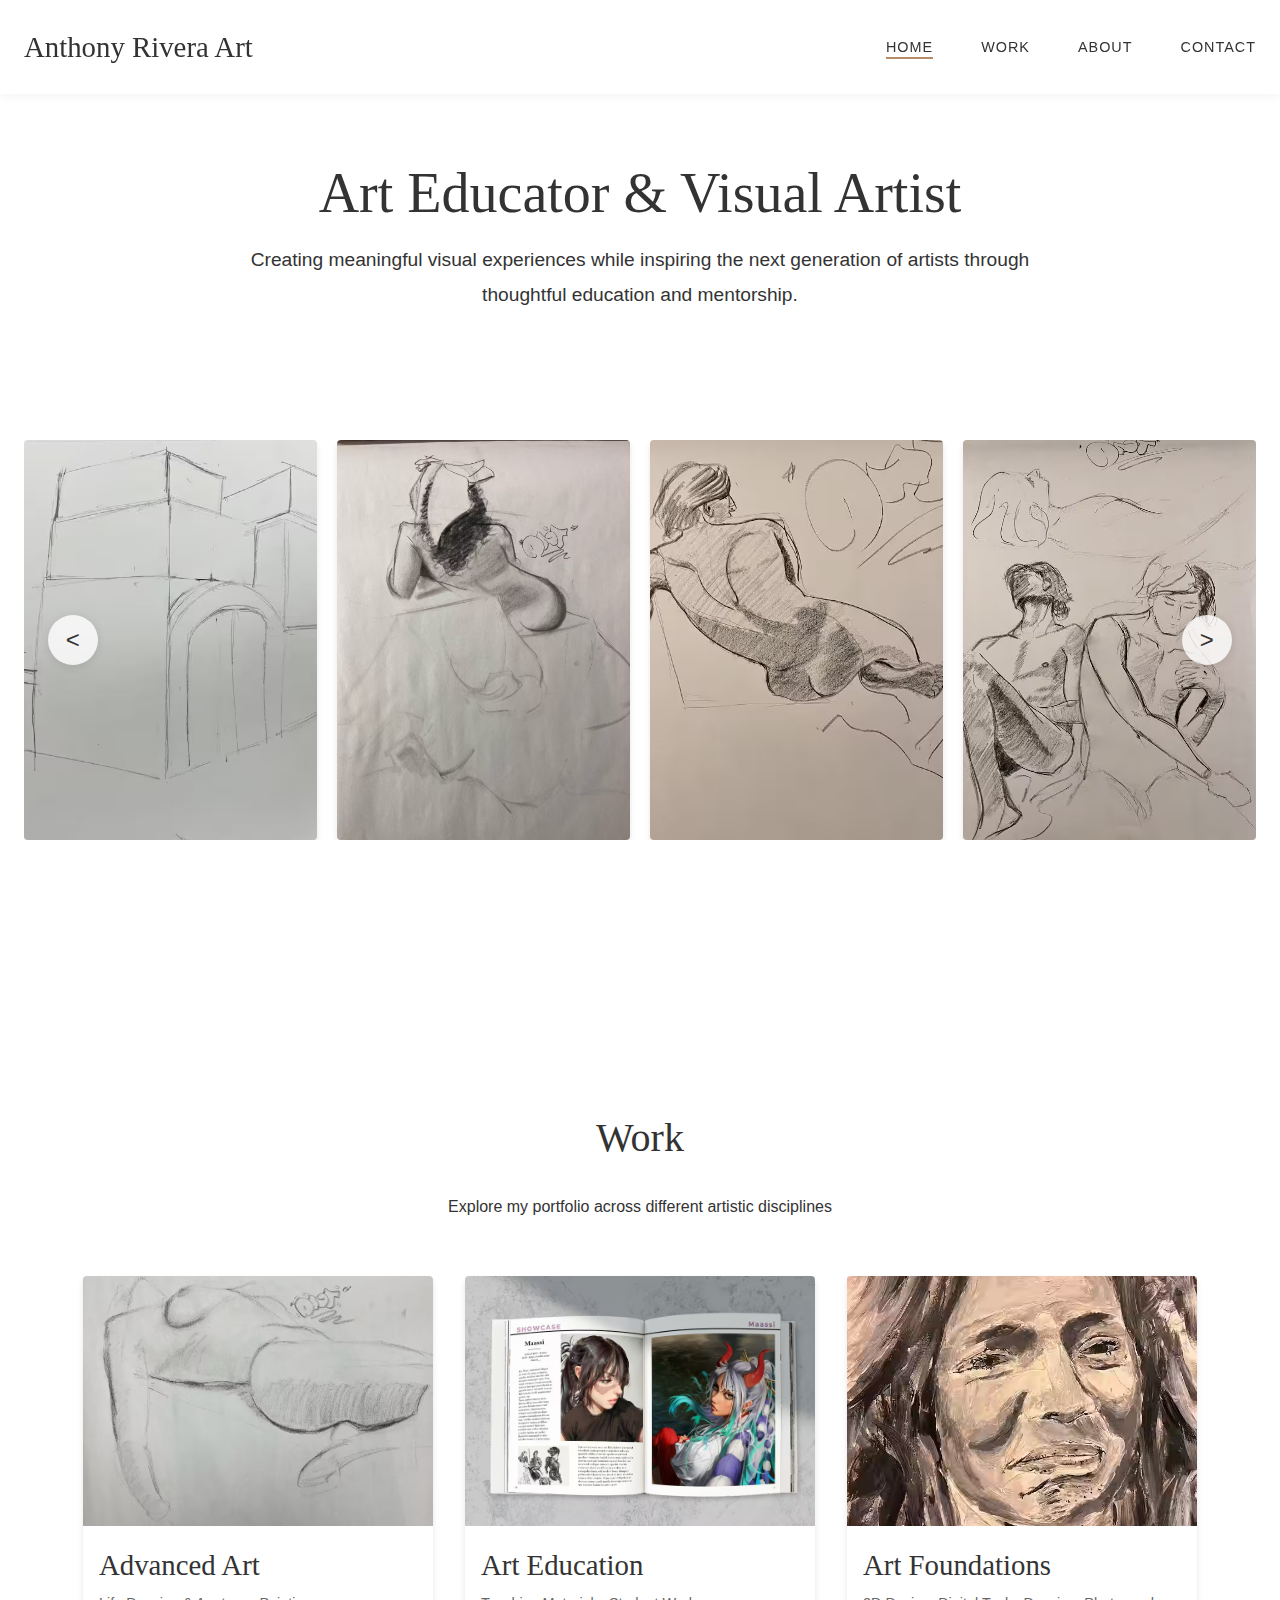
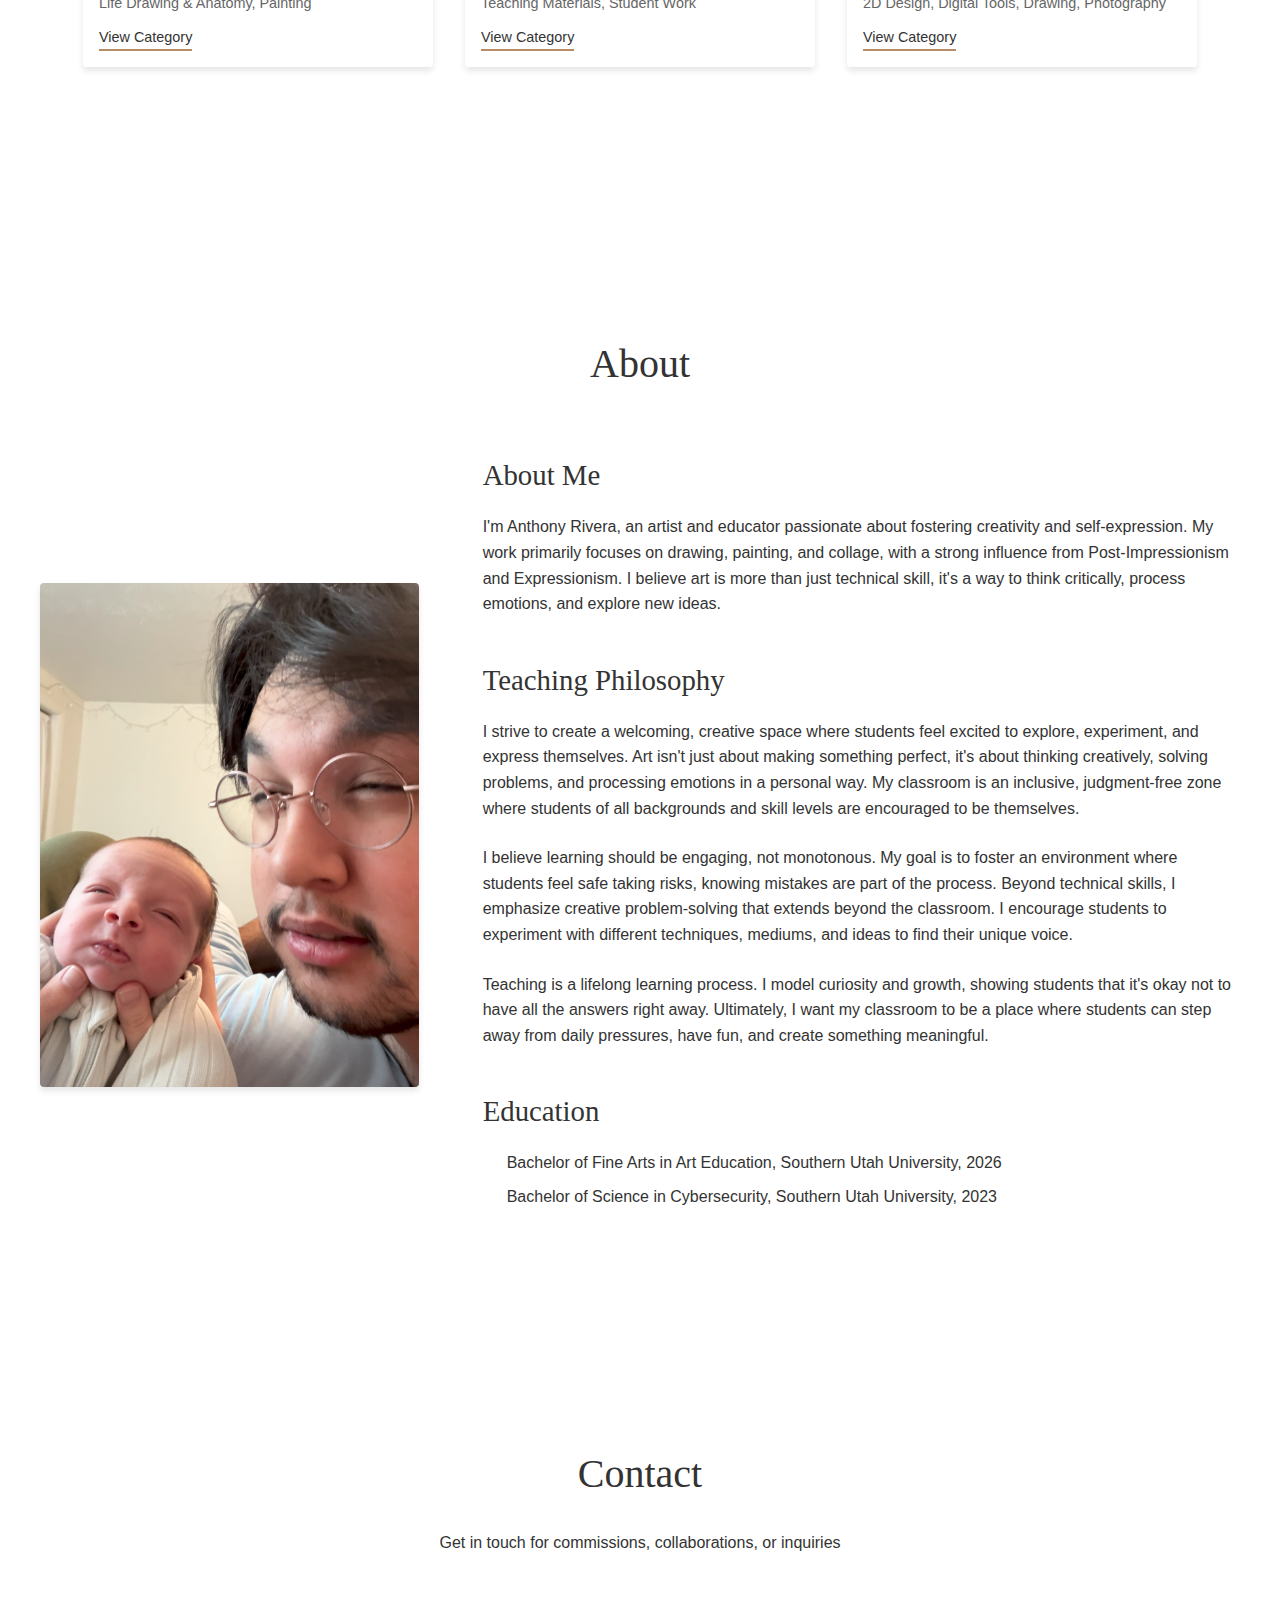
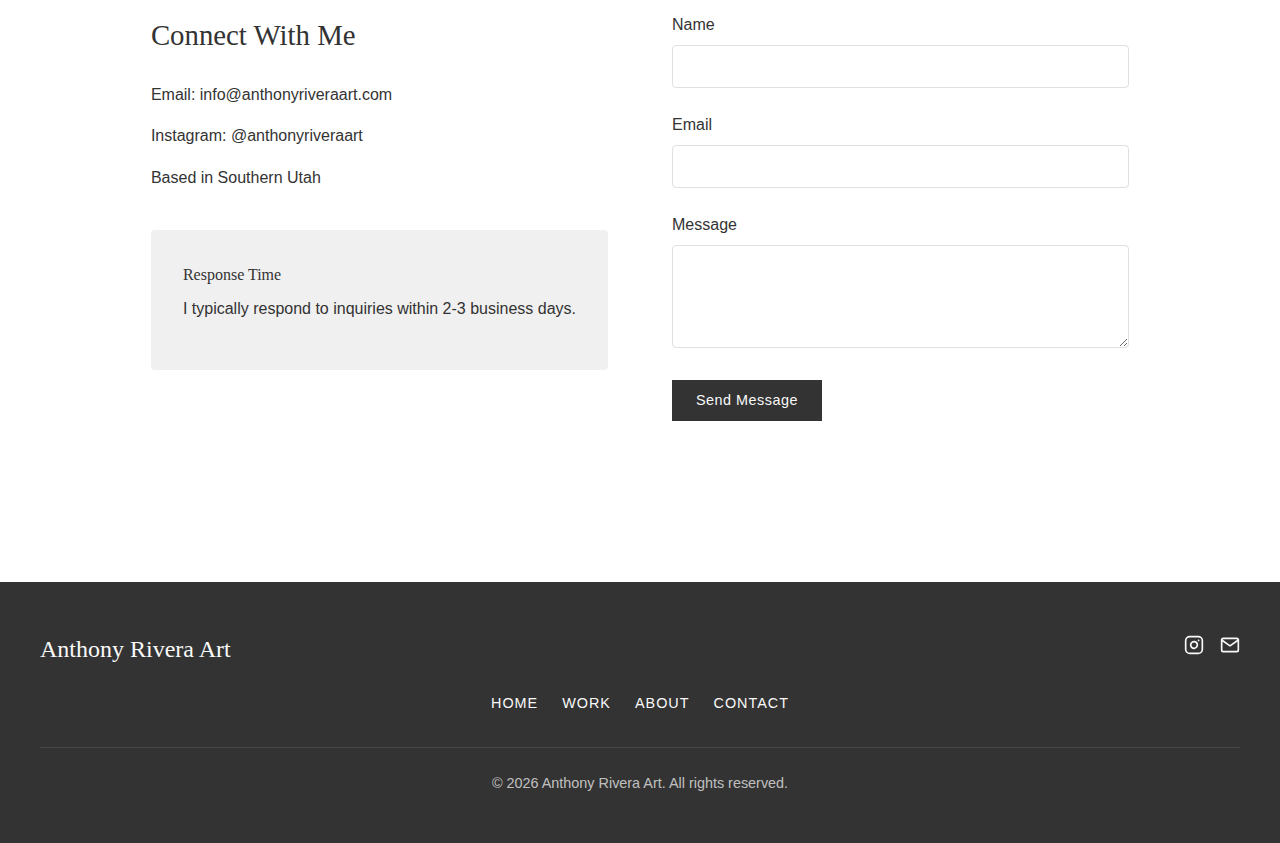
<file: index.html>
<!DOCTYPE html>
<html lang="en">
<head>
    <meta charset="UTF-8">
    <meta name="viewport" content="width=device-width, initial-scale=1.0">
    <meta name="description" content="Anthony Rivera is an art educator and visual artist based in Southern Utah, specializing in drawing, painting, and digital art. View portfolio and teaching philosophy.">
    <meta name="keywords" content="art educator, visual artist, art portfolio, drawing, painting, art education, Southern Utah, art teacher">
    <meta name="author" content="Anthony Rivera">
    <meta http-equiv="Content-Security-Policy" content="default-src 'self'; style-src 'self' 'unsafe-inline' https://fonts.googleapis.com; font-src https://fonts.gstatic.com; img-src 'self' data:;">
    <meta http-equiv="X-Content-Type-Options" content="nosniff">
    <meta http-equiv="X-Frame-Options" content="DENY">
    <meta http-equiv="Referrer-Policy" content="no-referrer-when-downgrade">
    
    <!-- Canonical Link -->
    <link rel="canonical" href="https://anthonyriveraart.com/">
    
    <!-- Open Graph / Facebook -->
    <meta property="og:type" content="website">
    <meta property="og:url" content="https://anthonyriveraart.com/">
    <meta property="og:title" content="Anthony Rivera Art - Art Educator Portfolio">
    <meta property="og:description" content="Anthony Rivera is an art educator and visual artist based in Southern Utah, specializing in drawing, painting, and digital art. View portfolio and teaching philosophy.">
    <meta property="og:image" content="https://anthonyriveraart.com/Anthony%20Picture/AnthonyRivera.jpg">
    
    <!-- Twitter -->
    <meta property="twitter:card" content="summary_large_image">
    <meta property="twitter:url" content="https://anthonyriveraart.com/">
    <meta property="twitter:title" content="Anthony Rivera Art - Art Educator Portfolio">
    <meta property="twitter:description" content="Anthony Rivera is an art educator and visual artist based in Southern Utah, specializing in drawing, painting, and digital art. View portfolio and teaching philosophy.">
    <meta property="twitter:image" content="https://anthonyriveraart.com/Anthony%20Picture/AnthonyRivera.jpg">
    
    <title>Anthony Rivera Art - Art Educator Portfolio</title>
    <link rel="stylesheet" href="css/styles.css">
    <link rel="apple-touch-icon" sizes="180x180" href="icons/apple-touch-icon.png">
    <link rel="icon" type="image/png" sizes="32x32" href="icons/favicon-32x32.png">
    <link rel="icon" type="image/png" sizes="16x16" href="icons/favicon-16x16.png">
    <link rel="manifest" href="icons/site.webmanifest">
    <link rel="preconnect" href="https://fonts.googleapis.com">
    <link rel="preconnect" href="https://fonts.gstatic.com" crossorigin>
    <link href="https://fonts.googleapis.com/css2?family=Cormorant+Garamond:wght@300;400;500;600&family=Montserrat:wght@300;400;500;600&display=swap" rel="stylesheet">
    
    <!-- Preload LCP images for carousel -->
    <link rel="preload" as="image" href="images/Advanced Art/Life Drawing and Anatomy/Figure1.avif" fetchpriority="high">
    <link rel="preload" as="image" href="images/Advanced Art/Painting 1/Portrait.avif" fetchpriority="high">
    <link rel="preload" as="image" href="images/Art Foundations/Digital Tools/Album-Cover.avif" fetchpriority="high">
    
    <!-- Preload profile image in About section -->
    <link rel="preload" as="image" href="Anthony Picture/AnthonyRivera.avif" fetchpriority="high" imagesrcset="Anthony Picture/AnthonyRivera.avif" imagesizes="(max-width: 768px) 100vw, 33vw">
    
    <!-- Structured Data - Person -->
    <script type="application/ld+json">
    {
      "@context": "https://schema.org",
      "@type": "Person",
      "name": "Anthony Rivera",
      "url": "https://anthonyriveraart.com",
      "image": "https://anthonyriveraart.com/Anthony%20Picture/AnthonyRivera.jpg",
      "sameAs": ["https://instagram.com/anthonyriveraart"],
      "jobTitle": "Art Educator",
      "worksFor": {
        "@type": "Organization",
        "name": "Southern Utah University"
      },
      "address": {
        "@type": "PostalAddress",
        "addressLocality": "Southern Utah",
        "addressRegion": "UT",
        "addressCountry": "US"
      },
      "alumniOf": {
        "@type": "CollegeOrUniversity",
        "name": "Southern Utah University"
      },
      "description": "Art educator and visual artist specializing in drawing, painting, and digital art."
    }
    </script>
    
    <!-- Structured Data - WebSite -->
    <script type="application/ld+json">
    {
      "@context": "https://schema.org",
      "@type": "WebSite",
      "url": "https://anthonyriveraart.com",
      "name": "Anthony Rivera Art",
      "description": "Portfolio website of Anthony Rivera, art educator and visual artist",
      "potentialAction": {
        "@type": "SearchAction",
        "target": "https://anthonyriveraart.com/?s={search_term}",
        "query-input": "required name=search_term"
      }
    }
    </script>
    
    <style>
        /* Make category cards clickable */
        .category-card {
            cursor: pointer;
        }
        
        /* Ensure the linked text remains on top */
        .category-info a {
            position: relative;
            z-index: 10;
        }
    </style>
</head>
<body>
    <header>
        <div class="logo">
            <a href="#home">Anthony Rivera Art</a>
        </div>
        <nav>
            <ul>
                <li><a href="#home" class="nav-link active">Home</a></li>
                <li><a href="#work" class="nav-link">Work</a></li>
                <li><a href="#about" class="nav-link">About</a></li>
                <li><a href="#contact" class="nav-link">Contact</a></li>
            </ul>
        </nav>
        <div class="menu-toggle">
            <span></span>
            <span></span>
            <span></span>
        </div>
    </header>

    <main>
        <!-- Home Section -->
        <section id="home" class="section">
            <div class="home-content">
                <h1>Art Educator & Visual Artist</h1>
                <p class="artist-statement">
                    Creating meaningful visual experiences while inspiring the next generation of artists through thoughtful education and mentorship.
                </p>
            </div>

            <div class="portfolio-carousel">
                <div class="carousel-container">
                    <!-- Carousel items will be populated with JavaScript -->
                </div>
                <div class="carousel-nav">
                    <button class="carousel-prev" aria-label="Previous slide">&lt;</button>
                    <button class="carousel-next" aria-label="Next slide">&gt;</button>
                </div>
            </div>
        </section>

        <!-- Work Section -->
        <section id="work" class="section">
            <div class="section-header">
                <h2>Work</h2>
                <p>Explore my portfolio across different artistic disciplines</p>
            </div>
            
            <div class="category-grid">
                <div class="category-card" data-category="advanced-art">
                    <div class="category-slider">
                        <!-- Slides will be populated with JavaScript -->
                    </div>
                    <div class="category-info">
                        <h3>Advanced Art</h3>
                        <p>Life Drawing & Anatomy, Painting</p>
                        <a href="advanced-art.html" class="view-category">View Category</a>
                    </div>
                </div>
                
                <div class="category-card" data-category="art-education">
                    <div class="category-slider">
                        <!-- Slides will be populated with JavaScript -->
                    </div>
                    <div class="category-info">
                        <h3>Art Education</h3>
                        <p>Teaching Materials, Student Work</p>
                        <a href="art-education.html" class="view-category">View Category</a>
                    </div>
                </div>
                
                <div class="category-card" data-category="art-foundations">
                    <div class="category-slider">
                        <!-- Slides will be populated with JavaScript -->
                    </div>
                    <div class="category-info">
                        <h3>Art Foundations</h3>
                        <p>2D Design, Digital Tools, Drawing, Photography</p>
                        <a href="art-foundations.html" class="view-category">View Category</a>
                    </div>
                </div>
            </div>
        </section>

        <!-- About Section -->
        <section id="about" class="section">
            <div class="section-header">
                <h2>About</h2>
            </div>
            
            <div class="about-content">
                <div class="about-image">
                    <picture>
                        <source srcset="Anthony Picture/AnthonyRivera.avif" type="image/avif" />
                        <img 
                            srcset="Anthony Picture/AnthonyRivera.jpg?width=400 400w,
                                   Anthony Picture/AnthonyRivera.jpg?width=600 600w,
                                   Anthony Picture/AnthonyRivera.jpg 800w"
                            sizes="(max-width: 768px) 100vw, 33vw"
                            src="Anthony Picture/AnthonyRivera.jpg" 
                            alt="Anthony Rivera - Art Educator and Visual Artist" 
                            class="profile-image" 
                            loading="lazy">
                    </picture>
                </div>
                
                <div class="about-text">
                    <h3>About Me</h3>
                    <p>
                        I'm Anthony Rivera, an artist and educator passionate about fostering creativity and self-expression. My work primarily focuses on drawing, painting, and collage, with a strong influence from Post-Impressionism and Expressionism. I believe art is more than just technical skill, it's a way to think critically, process emotions, and explore new ideas.
                    </p>
                    
                    <h3>Teaching Philosophy</h3>
                    <p>
                        I strive to create a welcoming, creative space where students feel excited to explore, experiment, and express themselves. Art isn't just about making something perfect, it's about thinking creatively, solving problems, and processing emotions in a personal way. My classroom is an inclusive, judgment-free zone where students of all backgrounds and skill levels are encouraged to be themselves.
                    </p>
                    <p>
                        I believe learning should be engaging, not monotonous. My goal is to foster an environment where students feel safe taking risks, knowing mistakes are part of the process. Beyond technical skills, I emphasize creative problem-solving that extends beyond the classroom. I encourage students to experiment with different techniques, mediums, and ideas to find their unique voice.
                    </p>
                    <p>
                        Teaching is a lifelong learning process. I model curiosity and growth, showing students that it's okay not to have all the answers right away. Ultimately, I want my classroom to be a place where students can step away from daily pressures, have fun, and create something meaningful.
                    </p>
                    
                    <h3>Education</h3>
                    <ul>
                        <li>Bachelor of Fine Arts in Art Education, Southern Utah University, 2026</li>
                        <li>Bachelor of Science in Cybersecurity, Southern Utah University, 2023</li>
                    </ul>
                </div>
            </div>
        </section>

        <!-- Contact Section -->
        <section id="contact" class="section">
            <div class="section-header">
                <h2>Contact</h2>
                <p>Get in touch for commissions, collaborations, or inquiries</p>
            </div>
            
            <div class="contact-content">
                <div class="contact-info">
                    <h3>Connect With Me</h3>
                    <p>Email: <a href="mailto:info@anthonyriveraart.com">info@anthonyriveraart.com</a></p>
                    <p>Instagram: <a href="https://instagram.com/anthonyriveraart" target="_blank" rel="noopener noreferrer">@anthonyriveraart</a></p>
                    <p>Based in Southern Utah</p>
                    
                    <div class="contact-hours">
                        <h4>Response Time</h4>
                        <p>I typically respond to inquiries within 2-3 business days.</p>
                    </div>
                </div>
                
                <div class="contact-form-container">
                    <form id="contact-form" class="contact-form">
                        <div class="form-group">
                            <label for="name">Name</label>
                            <input type="text" id="name" name="name" required autocomplete="name">
                        </div>
                        
                        <div class="form-group">
                            <label for="email">Email</label>
                            <input type="email" id="email" name="email" required autocomplete="email">
                        </div>
                        
                        <div class="form-group">
                            <label for="message">Message</label>
                            <textarea id="message" name="message" rows="5" required></textarea>
                        </div>
                        
                        <button type="submit" class="submit-btn">Send Message</button>
                    </form>
                </div>
            </div>
        </section>
    </main>

    <footer>
        <div class="footer-content">
            <div class="footer-top">
                <div class="footer-logo">Anthony Rivera Art</div>
                <div class="footer-social">
                    <a href="https://instagram.com/anthonyriveraart" target="_blank" rel="noopener noreferrer" aria-label="Instagram">
                        <svg xmlns="http://www.w3.org/2000/svg" width="24" height="24" viewBox="0 0 24 24" fill="none" stroke="currentColor" stroke-width="2" stroke-linecap="round" stroke-linejoin="round" class="feather feather-instagram"><rect x="2" y="2" width="20" height="20" rx="5" ry="5"></rect><path d="M16 11.37A4 4 0 1 1 12.63 8 4 4 0 0 1 16 11.37z"></path><line x1="17.5" y1="6.5" x2="17.51" y2="6.5"></line></svg>
                    </a>
                    <a href="mailto:info@anthonyriveraart.com" aria-label="Email">
                        <svg xmlns="http://www.w3.org/2000/svg" width="24" height="24" viewBox="0 0 24 24" fill="none" stroke="currentColor" stroke-width="2" stroke-linecap="round" stroke-linejoin="round" class="feather feather-mail"><path d="M4 4h16c1.1 0 2 .9 2 2v12c0 1.1-.9 2-2 2H4c-1.1 0-2-.9-2-2V6c0-1.1.9-2 2-2z"></path><polyline points="22,6 12,13 2,6"></polyline></svg>
                    </a>
                </div>
            </div>
            <div class="footer-nav">
                <a href="#home">Home</a>
                <a href="#work">Work</a>
                <a href="#about">About</a>
                <a href="#contact">Contact</a>
            </div>
            <div class="copyright">
                &copy; <span id="current-year"></span> Anthony Rivera Art. All rights reserved.
            </div>
        </div>
    </footer>

    <script src="js/main.js"></script>
</body>
</html>
</file>
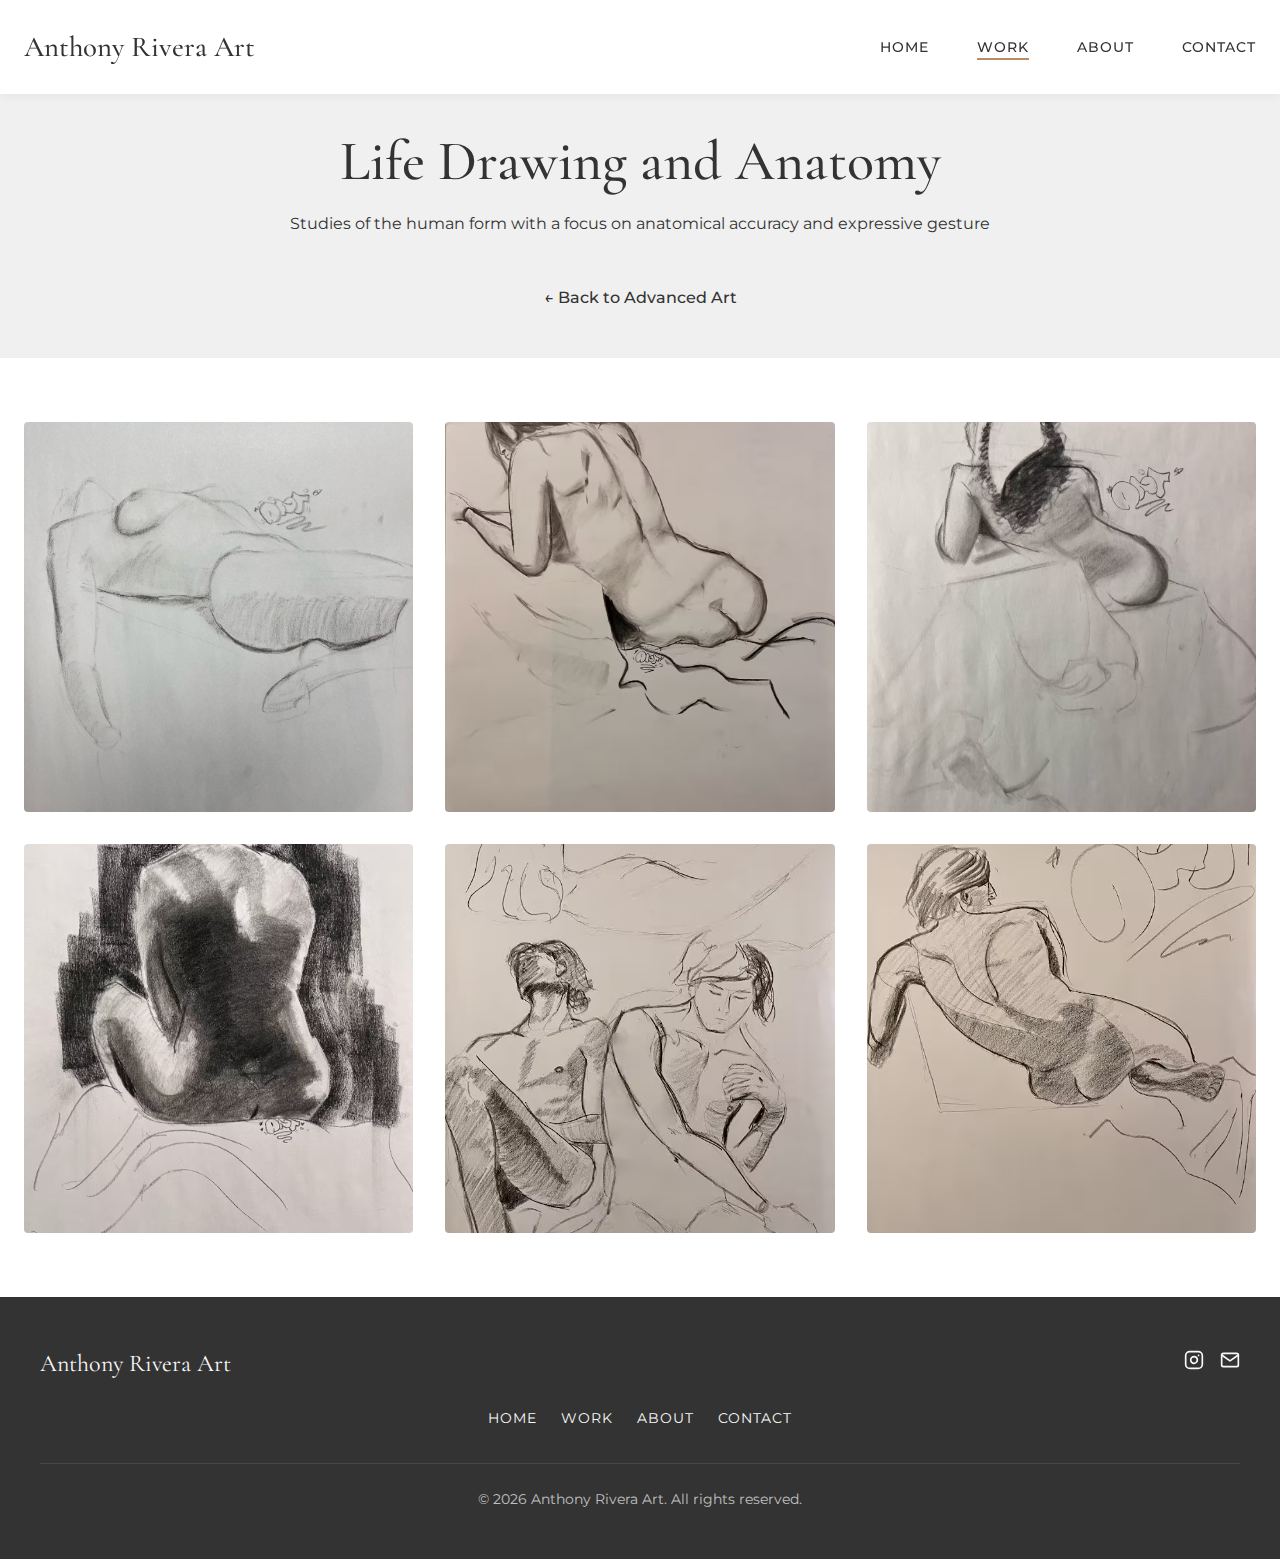
<file: advanced-art-life-drawing.html>
<!DOCTYPE html>
<html lang="en">
<head>
    <meta charset="UTF-8">
    <meta name="viewport" content="width=device-width, initial-scale=1.0">
    <meta name="description" content="Life Drawing and Anatomy portfolio by Anthony Rivera, featuring figure studies, gesture drawings, and anatomical sketches showcasing the human form.">
    <meta name="keywords" content="life drawing, anatomy study, figure drawing, gesture drawing, anatomical sketches, Anthony Rivera, art portfolio">
    <meta name="author" content="Anthony Rivera">
    
    <!-- Canonical Link -->
    <link rel="canonical" href="https://anthonyriveraart.com/advanced-art-life-drawing.html">
    
    <!-- Open Graph / Facebook -->
    <meta property="og:type" content="website">
    <meta property="og:url" content="https://anthonyriveraart.com/advanced-art-life-drawing.html">
    <meta property="og:title" content="Life Drawing and Anatomy - Anthony Rivera Art">
    <meta property="og:description" content="Life Drawing and Anatomy portfolio by Anthony Rivera, featuring figure studies, gesture drawings, and anatomical sketches showcasing the human form.">
    <meta property="og:image" content="https://anthonyriveraart.com/images/Advanced%20Art/Life%20Drawing%20and%20Anatomy/Figure1.jpg">
    
    <!-- Twitter -->
    <meta property="twitter:card" content="summary_large_image">
    <meta property="twitter:url" content="https://anthonyriveraart.com/advanced-art-life-drawing.html">
    <meta property="twitter:title" content="Life Drawing and Anatomy - Anthony Rivera Art">
    <meta property="twitter:description" content="Life Drawing and Anatomy portfolio by Anthony Rivera, featuring figure studies, gesture drawings, and anatomical sketches showcasing the human form.">
    <meta property="twitter:image" content="https://anthonyriveraart.com/images/Advanced%20Art/Life%20Drawing%20and%20Anatomy/Figure1.jpg">
    
    <title>Life Drawing and Anatomy - Anthony Rivera Art</title>
    <link rel="stylesheet" href="css/styles.css">
    <link rel="apple-touch-icon" sizes="180x180" href="icons/apple-touch-icon.png">
    <link rel="icon" type="image/png" sizes="32x32" href="icons/favicon-32x32.png">
    <link rel="icon" type="image/png" sizes="16x16" href="icons/favicon-16x16.png">
    <link rel="manifest" href="icons/site.webmanifest">
    <link rel="preconnect" href="https://fonts.googleapis.com">
    <link rel="preconnect" href="https://fonts.gstatic.com" crossorigin>
    <link href="https://fonts.googleapis.com/css2?family=Cormorant+Garamond:wght@300;400;500;600&family=Montserrat:wght@300;400;500;600&display=swap" rel="stylesheet">
    
    <!-- Structured Data - BreadcrumbList -->
    <script type="application/ld+json">
    {
      "@context": "https://schema.org",
      "@type": "BreadcrumbList",
      "itemListElement": [
        {
          "@type": "ListItem",
          "position": 1,
          "name": "Home",
          "item": "https://anthonyriveraart.com/"
        },
        {
          "@type": "ListItem",
          "position": 2,
          "name": "Work",
          "item": "https://anthonyriveraart.com/#work"
        },
        {
          "@type": "ListItem",
          "position": 3,
          "name": "Advanced Art",
          "item": "https://anthonyriveraart.com/advanced-art.html"
        },
        {
          "@type": "ListItem",
          "position": 4,
          "name": "Life Drawing and Anatomy",
          "item": "https://anthonyriveraart.com/advanced-art-life-drawing.html"
        }
      ]
    }
    </script>
    
    <!-- Structured Data - ImageGallery -->
    <script type="application/ld+json">
    {
      "@context": "https://schema.org",
      "@type": "ImageGallery",
      "name": "Life Drawing and Anatomy Portfolio",
      "description": "Figure studies, gesture drawings, and anatomical sketches by Anthony Rivera",
      "image": [
        "https://anthonyriveraart.com/images/Advanced%20Art/Life%20Drawing%20and%20Anatomy/Figure1.jpg",
        "https://anthonyriveraart.com/images/Advanced%20Art/Life%20Drawing%20and%20Anatomy/Figure2.jpg",
        "https://anthonyriveraart.com/images/Advanced%20Art/Life%20Drawing%20and%20Anatomy/Figure3.jpg",
        "https://anthonyriveraart.com/images/Advanced%20Art/Life%20Drawing%20and%20Anatomy/Figure4.jpg",
        "https://anthonyriveraart.com/images/Advanced%20Art/Life%20Drawing%20and%20Anatomy/Figure5.jpg",
        "https://anthonyriveraart.com/images/Advanced%20Art/Life%20Drawing%20and%20Anatomy/Figure6.jpg"
      ]
    }
    </script>
</head>
<body>
    <header>
        <div class="logo">
            <a href="index.html">Anthony Rivera Art</a>
        </div>
        <nav>
            <ul>
                <li><a href="index.html#home" class="nav-link">Home</a></li>
                <li><a href="index.html#work" class="nav-link active">Work</a></li>
                <li><a href="index.html#about" class="nav-link">About</a></li>
                <li><a href="index.html#contact" class="nav-link">Contact</a></li>
            </ul>
        </nav>
        <div class="menu-toggle">
            <span></span>
            <span></span>
            <span></span>
        </div>
    </header>

    <main>
        <div class="subcategory-header">
            <h1>Life Drawing and Anatomy</h1>
            <p>Studies of the human form with a focus on anatomical accuracy and expressive gesture</p>
            <a href="advanced-art.html" class="back-to-work">← Back to Advanced Art</a>
        </div>
        
        <div class="gallery-container">
            <div class="gallery-grid">
                <div class="gallery-item">
                    <picture>
                    <source 
                        srcset="images/Advanced Art/Life Drawing and Anatomy/Figure1.avif?width=400 400w,
                                images/Advanced Art/Life Drawing and Anatomy/Figure1.avif?width=800 800w,
                                images/Advanced Art/Life Drawing and Anatomy/Figure1.avif 1200w" 
                        type="image/avif">
                    <img 
                        srcset="images/Advanced Art/Life Drawing and Anatomy/Figure1.jpg?width=400 400w,
                                images/Advanced Art/Life Drawing and Anatomy/Figure1.jpg?width=800 800w,
                                images/Advanced Art/Life Drawing and Anatomy/Figure1.jpg 1200w"
                        sizes="(max-width: 576px) 100vw, (max-width: 992px) 50vw, 33vw"
                        src="images/Advanced Art/Life Drawing and Anatomy/Figure1.jpg" 
                        alt="Figure Study 1" 
                        class="gallery-image" 
                        data-full-img="images/Advanced Art/Life Drawing and Anatomy/Figure1.jpg"
                        loading="lazy">
                </picture>
                    <div class="gallery-overlay">
                        <h3>Figure Study 1</h3>
                    </div>
                </div>
                
                <div class="gallery-item">
                    <img src="images/Advanced Art/Life Drawing and Anatomy/Figure2.avif" alt="Figure Study 2" class="gallery-image" data-full-img="images/Advanced Art/Life Drawing and Anatomy/Figure2.jpg">
                    <div class="gallery-overlay">
                        <h3>Figure Study 2</h3>
                    </div>
                </div>
                
                <div class="gallery-item">
                    <img src="images/Advanced Art/Life Drawing and Anatomy/Figure3.avif" alt="Figure Study 3" class="gallery-image" data-full-img="images/Advanced Art/Life Drawing and Anatomy/Figure3.jpg">
                    <div class="gallery-overlay">
                        <h3>Figure Study 3</h3>
                    </div>
                </div>
                
                <div class="gallery-item">
                    <img src="images/Advanced Art/Life Drawing and Anatomy/Figure4.avif" alt="Figure Study 4" class="gallery-image" data-full-img="images/Advanced Art/Life Drawing and Anatomy/Figure4.jpg">
                    <div class="gallery-overlay">
                        <h3>Figure Study 4</h3>
                    </div>
                </div>
                
                <div class="gallery-item">
                    <img src="images/Advanced Art/Life Drawing and Anatomy/Figure5.avif" alt="Figure Study 5" class="gallery-image" data-full-img="images/Advanced Art/Life Drawing and Anatomy/Figure5.jpg">
                    <div class="gallery-overlay">
                        <h3>Figure Study 5</h3>
                    </div>
                </div>
                
                <div class="gallery-item">
                    <img src="images/Advanced Art/Life Drawing and Anatomy/Figure6.avif" alt="Figure Study 6" class="gallery-image" data-full-img="images/Advanced Art/Life Drawing and Anatomy/Figure6.jpg">
                    <div class="gallery-overlay">
                        <h3>Figure Study 6</h3>
                    </div>
                </div>
            </div>
        </div>
    </main>

    <footer>
        <div class="footer-content">
            <div class="footer-top">
                <div class="footer-logo">Anthony Rivera Art</div>
                <div class="footer-social">
                    <a href="https://instagram.com/anthonyriveraart" target="_blank" aria-label="Instagram">
                        <svg xmlns="http://www.w3.org/2000/svg" width="24" height="24" viewBox="0 0 24 24" fill="none" stroke="currentColor" stroke-width="2" stroke-linecap="round" stroke-linejoin="round" class="feather feather-instagram"><rect x="2" y="2" width="20" height="20" rx="5" ry="5"></rect><path d="M16 11.37A4 4 0 1 1 12.63 8 4 4 0 0 1 16 11.37z"></path><line x1="17.5" y1="6.5" x2="17.51" y2="6.5"></line></svg>
                    </a>
                    <a href="mailto:info@anthonyriveraart.com" aria-label="Email">
                        <svg xmlns="http://www.w3.org/2000/svg" width="24" height="24" viewBox="0 0 24 24" fill="none" stroke="currentColor" stroke-width="2" stroke-linecap="round" stroke-linejoin="round" class="feather feather-mail"><path d="M4 4h16c1.1 0 2 .9 2 2v12c0 1.1-.9 2-2 2H4c-1.1 0-2-.9-2-2V6c0-1.1.9-2 2-2z"></path><polyline points="22,6 12,13 2,6"></polyline></svg>
                    </a>
                </div>
            </div>
            <div class="footer-nav">
                <a href="index.html#home">Home</a>
                <a href="index.html#work">Work</a>
                <a href="index.html#about">About</a>
                <a href="index.html#contact">Contact</a>
            </div>
            <div class="copyright">
                &copy; <span id="current-year"></span> Anthony Rivera Art. All rights reserved.
            </div>
        </div>
    </footer>

    <script src="js/main.js"></script>
    <script>
        // Set copyright year
        document.getElementById('current-year').textContent = new Date().getFullYear();
        
        // Initialize gallery
        initGallery();
    </script>
</body>
</html>
</file>
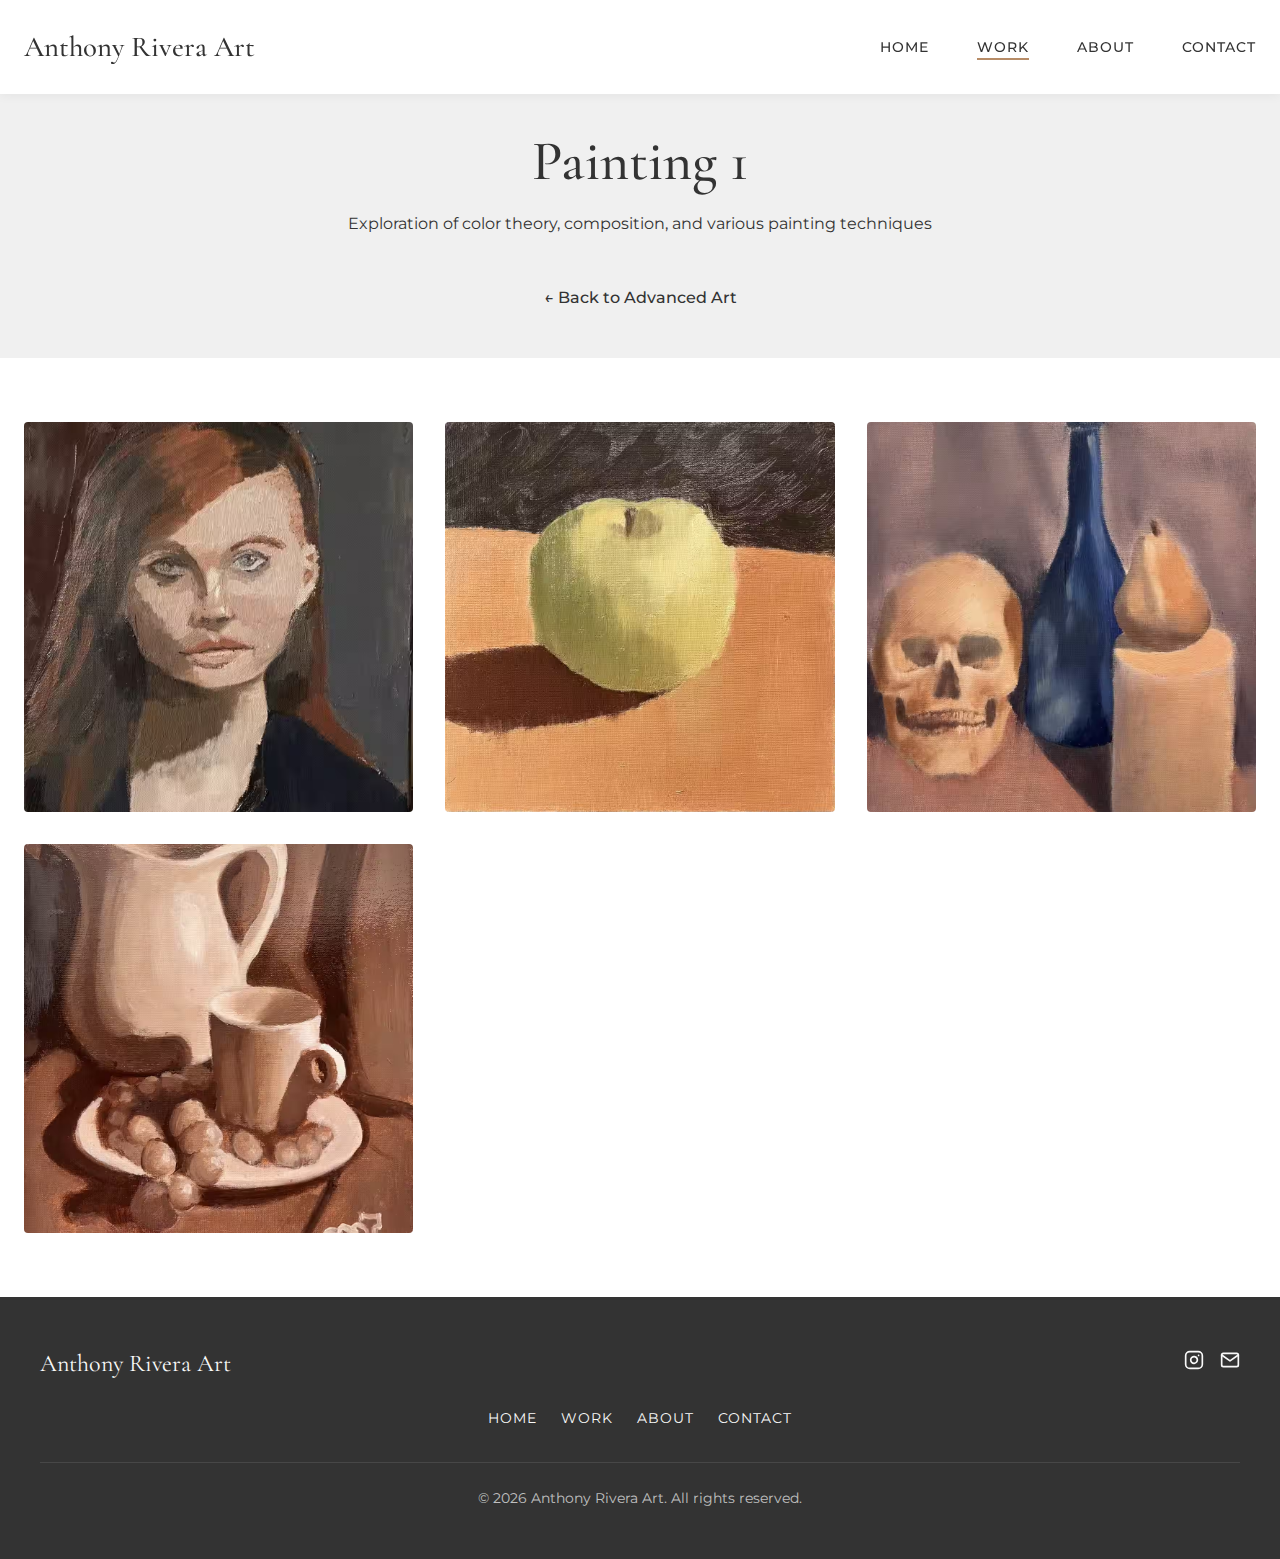
<file: advanced-art-painting.html>
<!DOCTYPE html>
<html lang="en">
<head>
    <meta charset="UTF-8">
    <meta name="viewport" content="width=device-width, initial-scale=1.0">
    <title>Painting 1 - Anthony Rivera Art</title>
    <link rel="stylesheet" href="css/styles.css">
    <link rel="apple-touch-icon" sizes="180x180" href="icons/apple-touch-icon.png">
    <link rel="icon" type="image/png" sizes="32x32" href="icons/favicon-32x32.png">
    <link rel="icon" type="image/png" sizes="16x16" href="icons/favicon-16x16.png">
    <link rel="manifest" href="icons/site.webmanifest">
    <link rel="preconnect" href="https://fonts.googleapis.com">
    <link rel="preconnect" href="https://fonts.gstatic.com" crossorigin>
    <link href="https://fonts.googleapis.com/css2?family=Cormorant+Garamond:wght@300;400;500;600&family=Montserrat:wght@300;400;500;600&display=swap" rel="stylesheet">
</head>
<body>
    <header>
        <div class="logo">
            <a href="index.html">Anthony Rivera Art</a>
        </div>
        <nav>
            <ul>
                <li><a href="index.html#home" class="nav-link">Home</a></li>
                <li><a href="index.html#work" class="nav-link active">Work</a></li>
                <li><a href="index.html#about" class="nav-link">About</a></li>
                <li><a href="index.html#contact" class="nav-link">Contact</a></li>
            </ul>
        </nav>
        <div class="menu-toggle">
            <span></span>
            <span></span>
            <span></span>
        </div>
    </header>

    <main>
        <div class="subcategory-header">
            <h1>Painting 1</h1>
            <p>Exploration of color theory, composition, and various painting techniques</p>
            <a href="advanced-art.html" class="back-to-work">← Back to Advanced Art</a>
        </div>
        
        <div class="gallery-container">
            <div class="gallery-grid">
                <div class="gallery-item">
                    <img src="images/Advanced Art/Painting 1/Portrait.avif" alt="Portrait Painting" class="gallery-image" data-full-img="images/Advanced Art/Painting 1/Portrait.jpg">
                    <div class="gallery-overlay">
                        <h3>Portrait Painting</h3>
                    </div>
                </div>
                
                <div class="gallery-item">
                    <img src="images/Advanced Art/Painting 1/Apple Painting.avif" alt="Apple Painting Study" class="gallery-image" data-full-img="images/Advanced Art/Painting 1/Apple Painting.jpg">
                    <div class="gallery-overlay">
                        <h3>Apple Painting Study</h3>
                    </div>
                </div>
                
                <div class="gallery-item">
                    <img src="images/Advanced Art/Painting 1/Color Still Life.avif" alt="Color Still Life" class="gallery-image" data-full-img="images/Advanced Art/Painting 1/Color Still Life.jpg">
                    <div class="gallery-overlay">
                        <h3>Color Still Life</h3>
                    </div>
                </div>
                
                <div class="gallery-item">
                    <img src="images/Advanced Art/Painting 1/Mono Still Life.avif" alt="Monochromatic Still Life" class="gallery-image" data-full-img="images/Advanced Art/Painting 1/Mono Still Life.jpg">
                    <div class="gallery-overlay">
                        <h3>Monochromatic Still Life</h3>
                    </div>
                </div>
            </div>
        </div>
    </main>

    <footer>
        <div class="footer-content">
            <div class="footer-top">
                <div class="footer-logo">Anthony Rivera Art</div>
                <div class="footer-social">
                    <a href="https://instagram.com/anthonyriveraart" target="_blank" aria-label="Instagram">
                        <svg xmlns="http://www.w3.org/2000/svg" width="24" height="24" viewBox="0 0 24 24" fill="none" stroke="currentColor" stroke-width="2" stroke-linecap="round" stroke-linejoin="round" class="feather feather-instagram"><rect x="2" y="2" width="20" height="20" rx="5" ry="5"></rect><path d="M16 11.37A4 4 0 1 1 12.63 8 4 4 0 0 1 16 11.37z"></path><line x1="17.5" y1="6.5" x2="17.51" y2="6.5"></line></svg>
                    </a>
                    <a href="mailto:info@anthonyriveraart.com" aria-label="Email">
                        <svg xmlns="http://www.w3.org/2000/svg" width="24" height="24" viewBox="0 0 24 24" fill="none" stroke="currentColor" stroke-width="2" stroke-linecap="round" stroke-linejoin="round" class="feather feather-mail"><path d="M4 4h16c1.1 0 2 .9 2 2v12c0 1.1-.9 2-2 2H4c-1.1 0-2-.9-2-2V6c0-1.1.9-2 2-2z"></path><polyline points="22,6 12,13 2,6"></polyline></svg>
                    </a>
                </div>
            </div>
            <div class="footer-nav">
                <a href="index.html#home">Home</a>
                <a href="index.html#work">Work</a>
                <a href="index.html#about">About</a>
                <a href="index.html#contact">Contact</a>
            </div>
            <div class="copyright">
                &copy; <span id="current-year"></span> Anthony Rivera Art. All rights reserved.
            </div>
        </div>
    </footer>

    <script src="js/main.js"></script>
    <script>
        // Set copyright year
        document.getElementById('current-year').textContent = new Date().getFullYear();
        
        // Initialize gallery
        initGallery();
    </script>
</body>
</html>
</file>
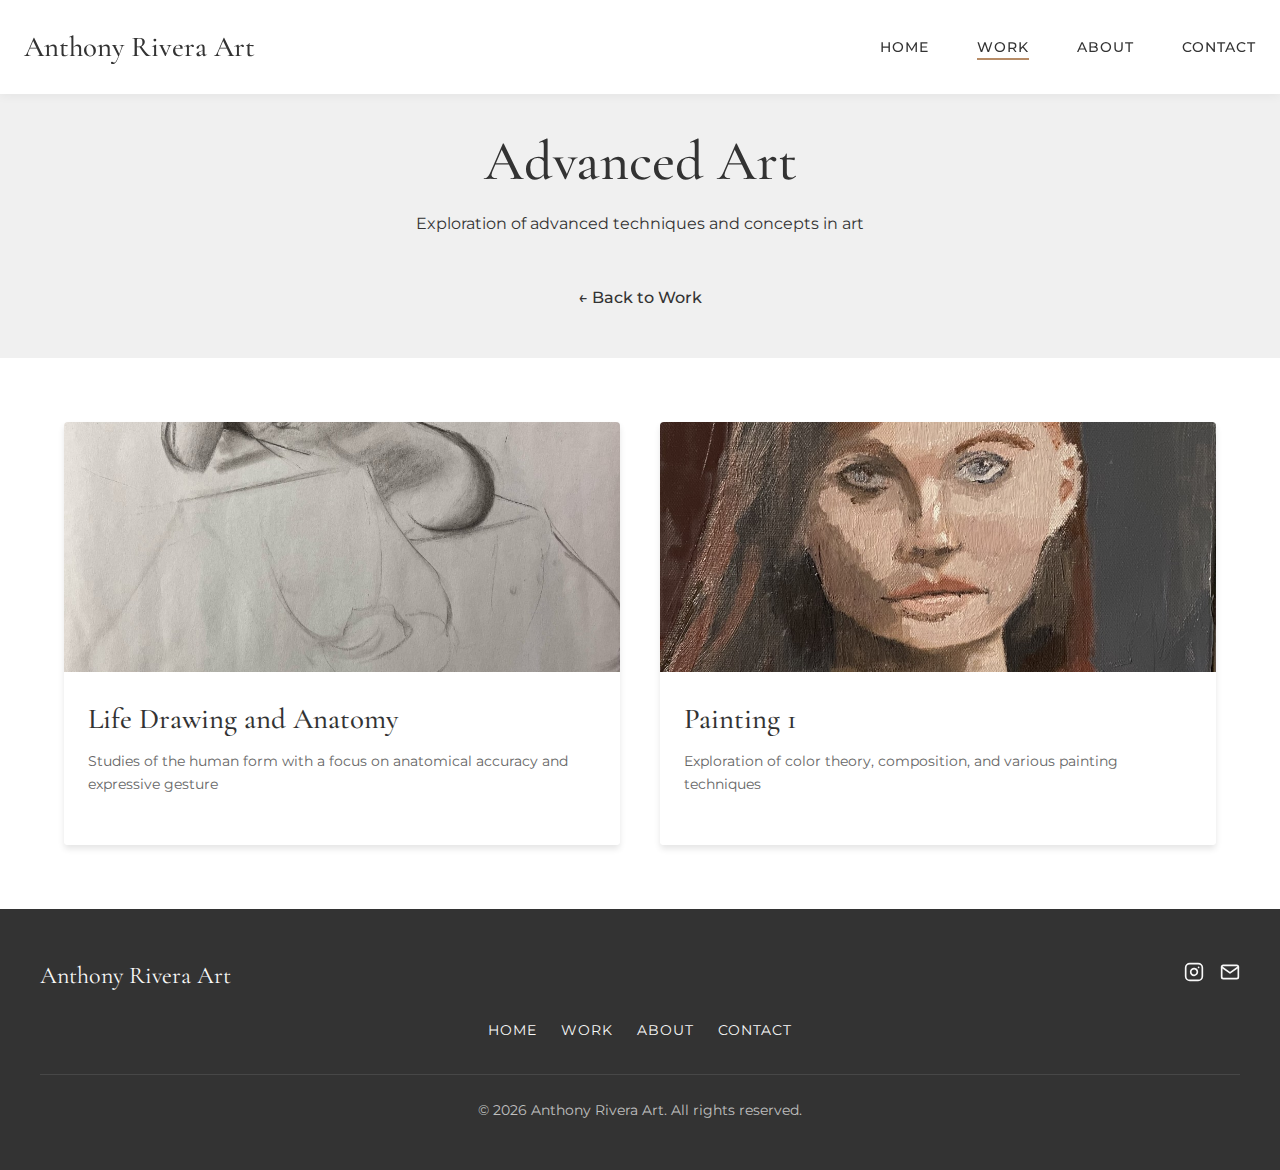
<file: advanced-art.html>
<!DOCTYPE html>
<html lang="en">
<head>
    <meta charset="UTF-8">
    <meta name="viewport" content="width=device-width, initial-scale=1.0">
    <meta name="description" content="Advanced Art portfolio showcasing life drawing, anatomy studies, and painting works by Anthony Rivera, an artist and educator based in Southern Utah.">
    <meta name="keywords" content="advanced art, life drawing, anatomy study, painting, art portfolio, Anthony Rivera, Southern Utah">
    <meta name="author" content="Anthony Rivera">
    
    <!-- Canonical Link -->
    <link rel="canonical" href="https://anthonyriveraart.com/advanced-art.html">
    
    <!-- Open Graph / Facebook -->
    <meta property="og:type" content="website">
    <meta property="og:url" content="https://anthonyriveraart.com/advanced-art.html">
    <meta property="og:title" content="Advanced Art - Anthony Rivera Art">
    <meta property="og:description" content="Advanced Art portfolio showcasing life drawing, anatomy studies, and painting works by Anthony Rivera, an artist and educator based in Southern Utah.">
    <meta property="og:image" content="https://anthonyriveraart.com/images/Advanced%20Art/Painting%201/Portrait.jpg">
    
    <!-- Twitter -->
    <meta property="twitter:card" content="summary_large_image">
    <meta property="twitter:url" content="https://anthonyriveraart.com/advanced-art.html">
    <meta property="twitter:title" content="Advanced Art - Anthony Rivera Art">
    <meta property="twitter:description" content="Advanced Art portfolio showcasing life drawing, anatomy studies, and painting works by Anthony Rivera, an artist and educator based in Southern Utah.">
    <meta property="twitter:image" content="https://anthonyriveraart.com/images/Advanced%20Art/Painting%201/Portrait.jpg">
    
    <title>Advanced Art - Anthony Rivera Art</title>
    <link rel="stylesheet" href="css/styles.css">
    <link rel="apple-touch-icon" sizes="180x180" href="icons/apple-touch-icon.png">
    <link rel="icon" type="image/png" sizes="32x32" href="icons/favicon-32x32.png">
    <link rel="icon" type="image/png" sizes="16x16" href="icons/favicon-16x16.png">
    <link rel="manifest" href="icons/site.webmanifest">
    <link rel="preconnect" href="https://fonts.googleapis.com">
    <link rel="preconnect" href="https://fonts.gstatic.com" crossorigin>
    <link href="https://fonts.googleapis.com/css2?family=Cormorant+Garamond:wght@300;400;500;600&family=Montserrat:wght@300;400;500;600&display=swap" rel="stylesheet">
    
    <!-- Structured Data - BreadcrumbList -->
    <script type="application/ld+json">
    {
      "@context": "https://schema.org",
      "@type": "BreadcrumbList",
      "itemListElement": [
        {
          "@type": "ListItem",
          "position": 1,
          "name": "Home",
          "item": "https://anthonyriveraart.com/"
        },
        {
          "@type": "ListItem",
          "position": 2,
          "name": "Work",
          "item": "https://anthonyriveraart.com/#work"
        },
        {
          "@type": "ListItem",
          "position": 3,
          "name": "Advanced Art",
          "item": "https://anthonyriveraart.com/advanced-art.html"
        }
      ]
    }
    </script>
</head>
<body>
    <header>
        <div class="logo">
            <a href="index.html">Anthony Rivera Art</a>
        </div>
        <nav>
            <ul>
                <li><a href="index.html#home" class="nav-link">Home</a></li>
                <li><a href="index.html#work" class="nav-link active">Work</a></li>
                <li><a href="index.html#about" class="nav-link">About</a></li>
                <li><a href="index.html#contact" class="nav-link">Contact</a></li>
            </ul>
        </nav>
        <div class="menu-toggle">
            <span></span>
            <span></span>
            <span></span>
        </div>
    </header>

    <main>
        <div class="subcategory-header">
            <h1>Advanced Art</h1>
            <p>Exploration of advanced techniques and concepts in art</p>
            <a href="index.html#work" class="back-to-work">← Back to Work</a>
        </div>
        
        <div class="subcategory-grid">
            <a href="advanced-art-life-drawing.html" class="subcategory-card">
                <div class="subcategory-image">
                    <picture>
                <source 
                    srcset="images/Advanced Art/Life Drawing and Anatomy/Figure3.avif" 
                    type="image/avif">
                <img 
                    srcset="images/Advanced Art/Life Drawing and Anatomy/Figure3.jpg?width=400 400w,
                            images/Advanced Art/Life Drawing and Anatomy/Figure3.jpg?width=800 800w,
                            images/Advanced Art/Life Drawing and Anatomy/Figure3.jpg 1200w"
                    sizes="(max-width: 576px) 100vw, (max-width: 992px) 50vw, 33vw"
                    src="images/Advanced Art/Life Drawing and Anatomy/Figure3.jpg" 
                    alt="Life Drawing and Anatomy"
                    loading="lazy">
            </picture>
                </div>
                <div class="subcategory-info">
                    <h3>Life Drawing and Anatomy</h3>
                    <p>Studies of the human form with a focus on anatomical accuracy and expressive gesture</p>
                </div>
            </a>
            
            <a href="advanced-art-painting.html" class="subcategory-card">
                <div class="subcategory-image">
                    <img src="images/Advanced Art/Painting 1/Portrait.jpg" alt="Painting 1">
                </div>
                <div class="subcategory-info">
                    <h3>Painting 1</h3>
                    <p>Exploration of color theory, composition, and various painting techniques</p>
                </div>
            </a>
        </div>
    </main>

    <footer>
        <div class="footer-content">
            <div class="footer-top">
                <div class="footer-logo">Anthony Rivera Art</div>
                <div class="footer-social">
                    <a href="https://instagram.com/anthonyriveraart" target="_blank" aria-label="Instagram">
                        <svg xmlns="http://www.w3.org/2000/svg" width="24" height="24" viewBox="0 0 24 24" fill="none" stroke="currentColor" stroke-width="2" stroke-linecap="round" stroke-linejoin="round" class="feather feather-instagram"><rect x="2" y="2" width="20" height="20" rx="5" ry="5"></rect><path d="M16 11.37A4 4 0 1 1 12.63 8 4 4 0 0 1 16 11.37z"></path><line x1="17.5" y1="6.5" x2="17.51" y2="6.5"></line></svg>
                    </a>
                    <a href="mailto:info@anthonyriveraart.com" aria-label="Email">
                        <svg xmlns="http://www.w3.org/2000/svg" width="24" height="24" viewBox="0 0 24 24" fill="none" stroke="currentColor" stroke-width="2" stroke-linecap="round" stroke-linejoin="round" class="feather feather-mail"><path d="M4 4h16c1.1 0 2 .9 2 2v12c0 1.1-.9 2-2 2H4c-1.1 0-2-.9-2-2V6c0-1.1.9-2 2-2z"></path><polyline points="22,6 12,13 2,6"></polyline></svg>
                    </a>
                </div>
            </div>
            <div class="footer-nav">
                <a href="index.html#home">Home</a>
                <a href="index.html#work">Work</a>
                <a href="index.html#about">About</a>
                <a href="index.html#contact">Contact</a>
            </div>
            <div class="copyright">
                &copy; <span id="current-year"></span> Anthony Rivera Art. All rights reserved.
            </div>
        </div>
    </footer>

    <script src="js/main.js"></script>
    <script>
        // Set copyright year
        document.getElementById('current-year').textContent = new Date().getFullYear();
    </script>
</body>
</html>
</file>
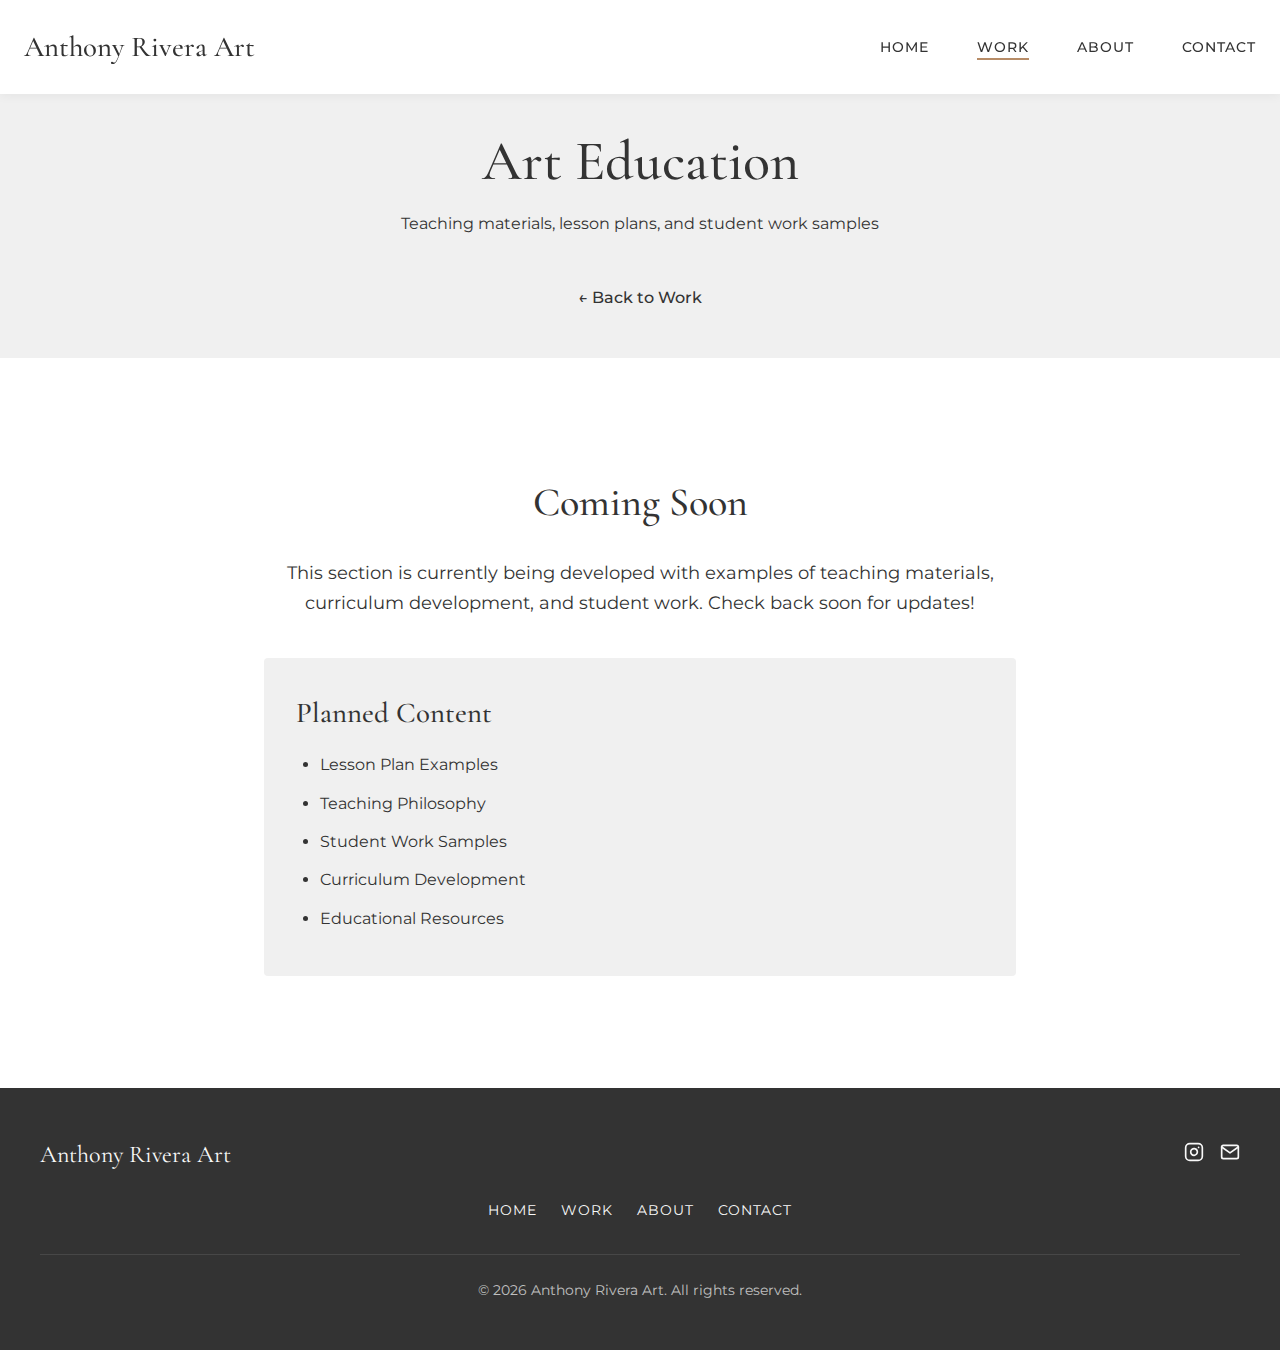
<file: art-education.html>
<!DOCTYPE html>
<html lang="en">
<head>
    <meta charset="UTF-8">
    <meta name="viewport" content="width=device-width, initial-scale=1.0">
    <title>Art Education - Anthony Rivera Art</title>
    <link rel="stylesheet" href="css/styles.css">
    <link rel="apple-touch-icon" sizes="180x180" href="icons/apple-touch-icon.png">
    <link rel="icon" type="image/png" sizes="32x32" href="icons/favicon-32x32.png">
    <link rel="icon" type="image/png" sizes="16x16" href="icons/favicon-16x16.png">
    <link rel="manifest" href="icons/site.webmanifest">
    <link rel="preconnect" href="https://fonts.googleapis.com">
    <link rel="preconnect" href="https://fonts.gstatic.com" crossorigin>
    <link href="https://fonts.googleapis.com/css2?family=Cormorant+Garamond:wght@300;400;500;600&family=Montserrat:wght@300;400;500;600&display=swap" rel="stylesheet">
</head>
<body>
    <header>
        <div class="logo">
            <a href="index.html">Anthony Rivera Art</a>
        </div>
        <nav>
            <ul>
                <li><a href="index.html#home" class="nav-link">Home</a></li>
                <li><a href="index.html#work" class="nav-link active">Work</a></li>
                <li><a href="index.html#about" class="nav-link">About</a></li>
                <li><a href="index.html#contact" class="nav-link">Contact</a></li>
            </ul>
        </nav>
        <div class="menu-toggle">
            <span></span>
            <span></span>
            <span></span>
        </div>
    </header>

    <main>
        <div class="subcategory-header">
            <h1>Art Education</h1>
            <p>Teaching materials, lesson plans, and student work samples</p>
            <a href="index.html#work" class="back-to-work">← Back to Work</a>
        </div>
        
        <div class="gallery-container">
            <div class="content-message">
                <h2>Coming Soon</h2>
                <p>This section is currently being developed with examples of teaching materials, curriculum development, and student work. Check back soon for updates!</p>
                
                <div class="content-preview">
                    <h3>Planned Content</h3>
                    <ul>
                        <li>Lesson Plan Examples</li>
                        <li>Teaching Philosophy</li>
                        <li>Student Work Samples</li>
                        <li>Curriculum Development</li>
                        <li>Educational Resources</li>
                    </ul>
                </div>
            </div>
        </div>
    </main>

    <footer>
        <div class="footer-content">
            <div class="footer-top">
                <div class="footer-logo">Anthony Rivera Art</div>
                <div class="footer-social">
                    <a href="https://instagram.com/anthonyriveraart" target="_blank" aria-label="Instagram">
                        <svg xmlns="http://www.w3.org/2000/svg" width="24" height="24" viewBox="0 0 24 24" fill="none" stroke="currentColor" stroke-width="2" stroke-linecap="round" stroke-linejoin="round" class="feather feather-instagram"><rect x="2" y="2" width="20" height="20" rx="5" ry="5"></rect><path d="M16 11.37A4 4 0 1 1 12.63 8 4 4 0 0 1 16 11.37z"></path><line x1="17.5" y1="6.5" x2="17.51" y2="6.5"></line></svg>
                    </a>
                    <a href="mailto:info@anthonyriveraart.com" aria-label="Email">
                        <svg xmlns="http://www.w3.org/2000/svg" width="24" height="24" viewBox="0 0 24 24" fill="none" stroke="currentColor" stroke-width="2" stroke-linecap="round" stroke-linejoin="round" class="feather feather-mail"><path d="M4 4h16c1.1 0 2 .9 2 2v12c0 1.1-.9 2-2 2H4c-1.1 0-2-.9-2-2V6c0-1.1.9-2 2-2z"></path><polyline points="22,6 12,13 2,6"></polyline></svg>
                    </a>
                </div>
            </div>
            <div class="footer-nav">
                <a href="index.html#home">Home</a>
                <a href="index.html#work">Work</a>
                <a href="index.html#about">About</a>
                <a href="index.html#contact">Contact</a>
            </div>
            <div class="copyright">
                &copy; <span id="current-year"></span> Anthony Rivera Art. All rights reserved.
            </div>
        </div>
    </footer>

    <script src="js/main.js"></script>
    <script>
        // Set copyright year
        document.getElementById('current-year').textContent = new Date().getFullYear();
    </script>
    
    <style>
        .content-message {
            max-width: 800px;
            margin: 0 auto;
            text-align: center;
            padding: 3rem 1.5rem;
        }
        
        .content-message h2 {
            margin-bottom: 1.5rem;
        }
        
        .content-message p {
            font-size: 1.1rem;
            line-height: 1.7;
            margin-bottom: 2.5rem;
        }
        
        .content-preview {
            background-color: var(--secondary-color);
            padding: 2rem;
            border-radius: 4px;
            text-align: left;
            margin-top: 2.5rem;
        }
        
        .content-preview ul {
            list-style: disc;
            margin-top: 1rem;
        }
        
        .content-preview li {
            margin-bottom: 0.8rem;
        }
    </style>
</body>
</html>
</file>
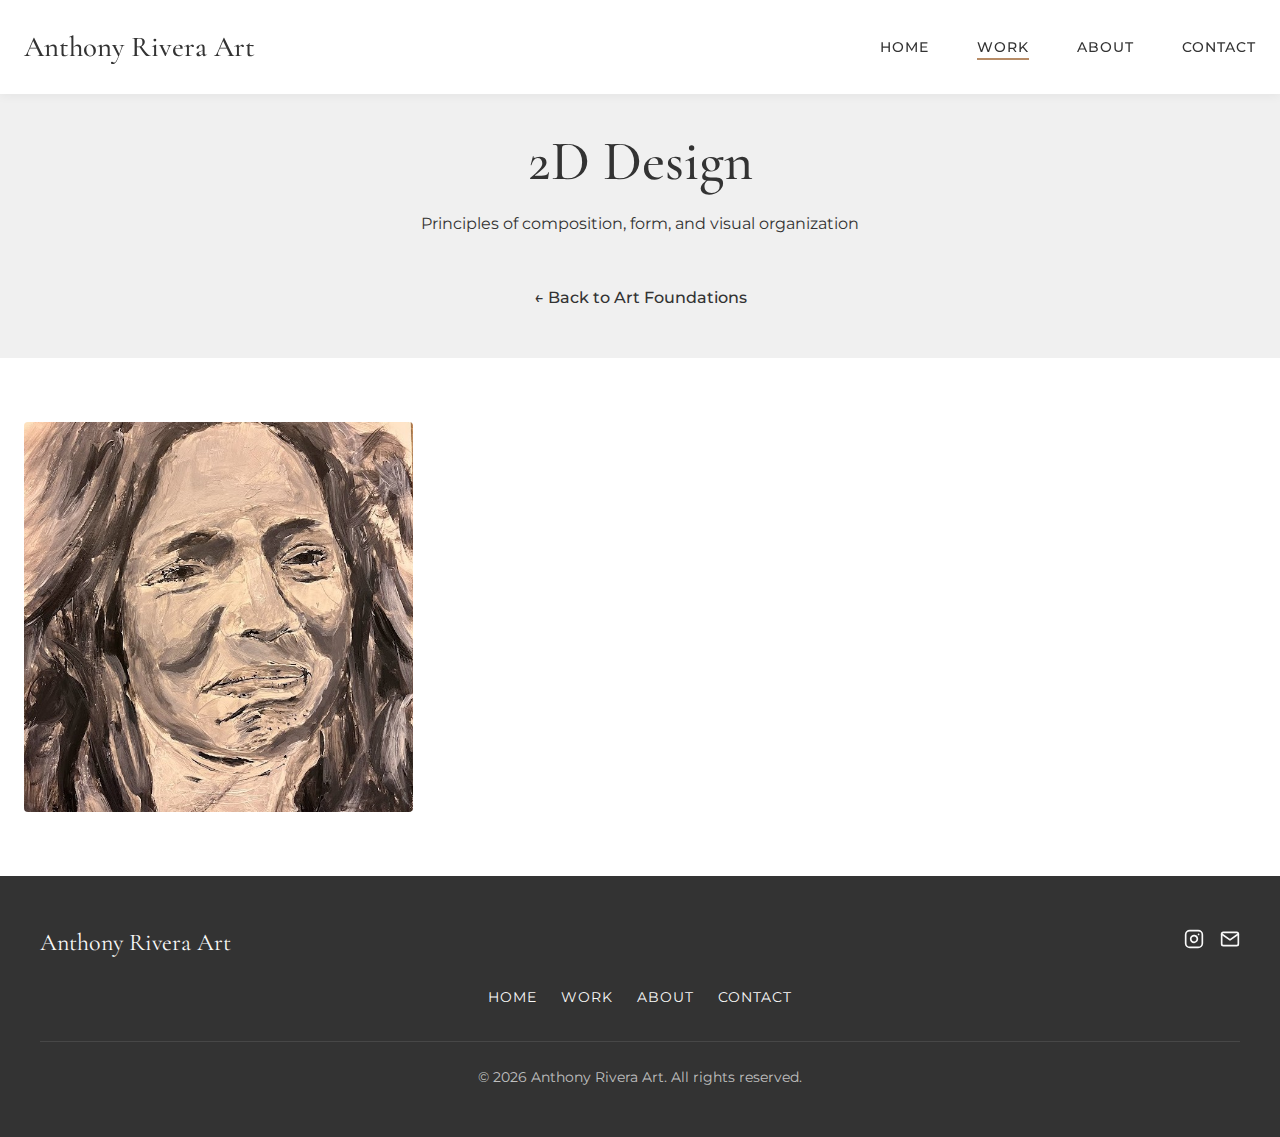
<file: art-foundations-2d-design.html>
<!DOCTYPE html>
<html lang="en">
<head>
    <meta charset="UTF-8">
    <meta name="viewport" content="width=device-width, initial-scale=1.0">
    <title>2D Design - Anthony Rivera Art</title>
    <link rel="stylesheet" href="css/styles.css">
    <link rel="apple-touch-icon" sizes="180x180" href="icons/apple-touch-icon.png">
    <link rel="icon" type="image/png" sizes="32x32" href="icons/favicon-32x32.png">
    <link rel="icon" type="image/png" sizes="16x16" href="icons/favicon-16x16.png">
    <link rel="manifest" href="icons/site.webmanifest">
    <link rel="preconnect" href="https://fonts.googleapis.com">
    <link rel="preconnect" href="https://fonts.gstatic.com" crossorigin>
    <link href="https://fonts.googleapis.com/css2?family=Cormorant+Garamond:wght@300;400;500;600&family=Montserrat:wght@300;400;500;600&display=swap" rel="stylesheet">
</head>
<body>
    <header>
        <div class="logo">
            <a href="index.html">Anthony Rivera Art</a>
        </div>
        <nav>
            <ul>
                <li><a href="index.html#home" class="nav-link">Home</a></li>
                <li><a href="index.html#work" class="nav-link active">Work</a></li>
                <li><a href="index.html#about" class="nav-link">About</a></li>
                <li><a href="index.html#contact" class="nav-link">Contact</a></li>
            </ul>
        </nav>
        <div class="menu-toggle">
            <span></span>
            <span></span>
            <span></span>
        </div>
    </header>

    <main>
        <div class="subcategory-header">
            <h1>2D Design</h1>
            <p>Principles of composition, form, and visual organization</p>
            <a href="art-foundations.html" class="back-to-work">← Back to Art Foundations</a>
        </div>
        
        <div class="gallery-container">
            <div class="gallery-grid">
                <div class="gallery-item">
                    <img src="images/Art Foundations/2D Design/mono-port.jpg" alt="Monochromatic Portrait" class="gallery-image">
                    <div class="gallery-overlay">
                        <h3>Monochromatic Portrait</h3>
                    </div>
                </div>
            </div>
        </div>
    </main>

    <footer>
        <div class="footer-content">
            <div class="footer-top">
                <div class="footer-logo">Anthony Rivera Art</div>
                <div class="footer-social">
                    <a href="https://instagram.com/anthonyriveraart" target="_blank" aria-label="Instagram">
                        <svg xmlns="http://www.w3.org/2000/svg" width="24" height="24" viewBox="0 0 24 24" fill="none" stroke="currentColor" stroke-width="2" stroke-linecap="round" stroke-linejoin="round" class="feather feather-instagram"><rect x="2" y="2" width="20" height="20" rx="5" ry="5"></rect><path d="M16 11.37A4 4 0 1 1 12.63 8 4 4 0 0 1 16 11.37z"></path><line x1="17.5" y1="6.5" x2="17.51" y2="6.5"></line></svg>
                    </a>
                    <a href="mailto:info@anthonyriveraart.com" aria-label="Email">
                        <svg xmlns="http://www.w3.org/2000/svg" width="24" height="24" viewBox="0 0 24 24" fill="none" stroke="currentColor" stroke-width="2" stroke-linecap="round" stroke-linejoin="round" class="feather feather-mail"><path d="M4 4h16c1.1 0 2 .9 2 2v12c0 1.1-.9 2-2 2H4c-1.1 0-2-.9-2-2V6c0-1.1.9-2 2-2z"></path><polyline points="22,6 12,13 2,6"></polyline></svg>
                    </a>
                </div>
            </div>
            <div class="footer-nav">
                <a href="index.html#home">Home</a>
                <a href="index.html#work">Work</a>
                <a href="index.html#about">About</a>
                <a href="index.html#contact">Contact</a>
            </div>
            <div class="copyright">
                &copy; <span id="current-year"></span> Anthony Rivera Art. All rights reserved.
            </div>
        </div>
    </footer>

    <script src="js/main.js"></script>
    <script>
        // Set copyright year
        document.getElementById('current-year').textContent = new Date().getFullYear();
        
        // Initialize gallery
        initGallery();
    </script>
</body>
</html>
</file>
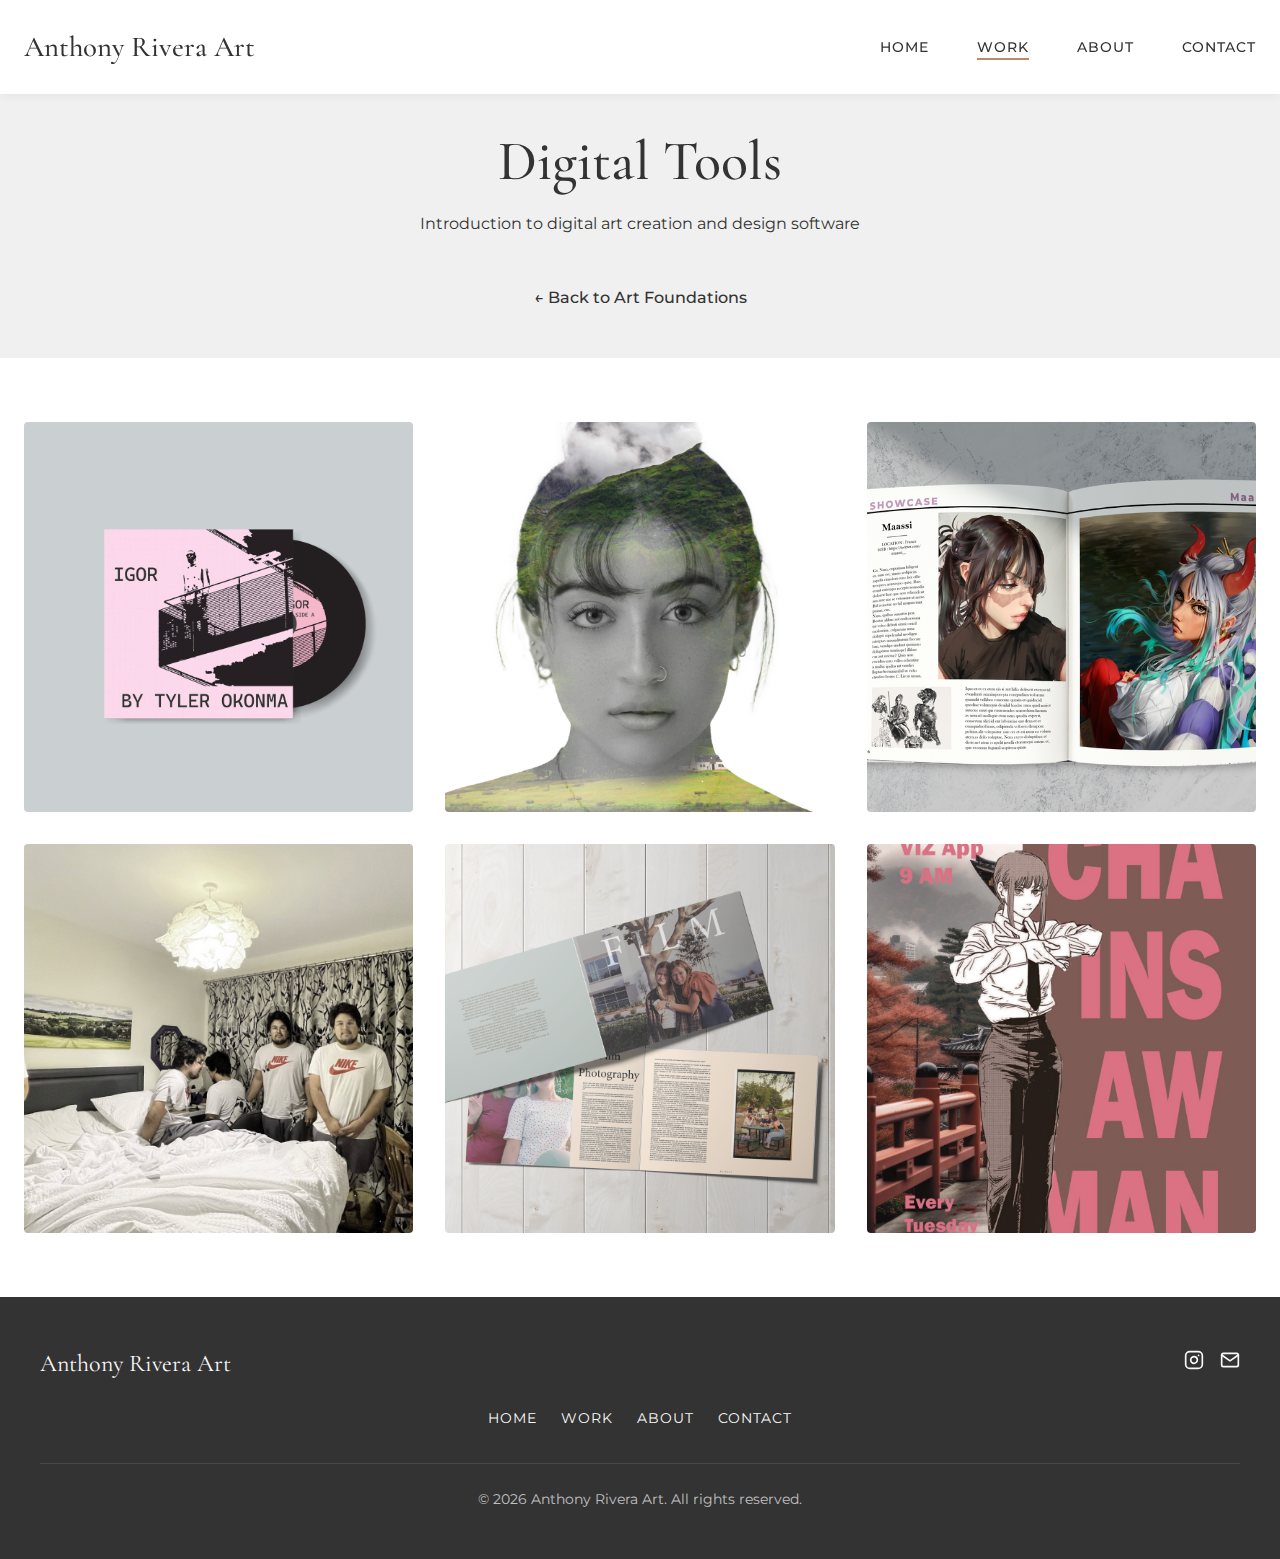
<file: art-foundations-digital-tools.html>
<!DOCTYPE html>
<html lang="en">
<head>
    <meta charset="UTF-8">
    <meta name="viewport" content="width=device-width, initial-scale=1.0">
    <title>Digital Tools - Anthony Rivera Art</title>
    <link rel="stylesheet" href="css/styles.css">
    <link rel="apple-touch-icon" sizes="180x180" href="icons/apple-touch-icon.png">
    <link rel="icon" type="image/png" sizes="32x32" href="icons/favicon-32x32.png">
    <link rel="icon" type="image/png" sizes="16x16" href="icons/favicon-16x16.png">
    <link rel="manifest" href="icons/site.webmanifest">
    <link rel="preconnect" href="https://fonts.googleapis.com">
    <link rel="preconnect" href="https://fonts.gstatic.com" crossorigin>
    <link href="https://fonts.googleapis.com/css2?family=Cormorant+Garamond:wght@300;400;500;600&family=Montserrat:wght@300;400;500;600&display=swap" rel="stylesheet">
</head>
<body>
    <header>
        <div class="logo">
            <a href="index.html">Anthony Rivera Art</a>
        </div>
        <nav>
            <ul>
                <li><a href="index.html#home" class="nav-link">Home</a></li>
                <li><a href="index.html#work" class="nav-link active">Work</a></li>
                <li><a href="index.html#about" class="nav-link">About</a></li>
                <li><a href="index.html#contact" class="nav-link">Contact</a></li>
            </ul>
        </nav>
        <div class="menu-toggle">
            <span></span>
            <span></span>
            <span></span>
        </div>
    </header>

    <main>
        <div class="subcategory-header">
            <h1>Digital Tools</h1>
            <p>Introduction to digital art creation and design software</p>
            <a href="art-foundations.html" class="back-to-work">← Back to Art Foundations</a>
        </div>
        
        <div class="gallery-container">
            <div class="gallery-grid">
                <div class="gallery-item">
                    <img src="images/Art Foundations/Digital Tools/Album-Cover.png" alt="Album Cover Design" class="gallery-image">
                    <div class="gallery-overlay">
                        <h3>Album Cover Design</h3>
                    </div>
                </div>
                
                <div class="gallery-item">
                    <img src="images/Art Foundations/Digital Tools/Landscape-Portrait.png" alt="Landscape Portrait" class="gallery-image">
                    <div class="gallery-overlay">
                        <h3>Landscape Portrait</h3>
                    </div>
                </div>
                
                <div class="gallery-item">
                    <img src="images/Art Foundations/Digital Tools/Magazine-Mockup.png" alt="Magazine Mockup" class="gallery-image">
                    <div class="gallery-overlay">
                        <h3>Magazine Mockup</h3>
                    </div>
                </div>
                
                <div class="gallery-item">
                    <img src="images/Art Foundations/Digital Tools/Multi-Me.jpg" alt="Multi-Me Portrait" class="gallery-image">
                    <div class="gallery-overlay">
                        <h3>Multi-Me Portrait</h3>
                    </div>
                </div>
                
                <div class="gallery-item">
                    <img src="images/Art Foundations/Digital Tools/Pamphlet.png" alt="Pamphlet Design" class="gallery-image">
                    <div class="gallery-overlay">
                        <h3>Pamphlet Design</h3>
                    </div>
                </div>
                
                <div class="gallery-item">
                    <img src="images/Art Foundations/Digital Tools/Rivera_announcement-poster.jpg" alt="Announcement Poster" class="gallery-image">
                    <div class="gallery-overlay">
                        <h3>Announcement Poster</h3>
                    </div>
                </div>
            </div>
        </div>
    </main>

    <footer>
        <div class="footer-content">
            <div class="footer-top">
                <div class="footer-logo">Anthony Rivera Art</div>
                <div class="footer-social">
                    <a href="https://instagram.com/honeyantart" target="_blank" aria-label="Instagram">
                        <svg xmlns="http://www.w3.org/2000/svg" width="24" height="24" viewBox="0 0 24 24" fill="none" stroke="currentColor" stroke-width="2" stroke-linecap="round" stroke-linejoin="round" class="feather feather-instagram"><rect x="2" y="2" width="20" height="20" rx="5" ry="5"></rect><path d="M16 11.37A4 4 0 1 1 12.63 8 4 4 0 0 1 16 11.37z"></path><line x1="17.5" y1="6.5" x2="17.51" y2="6.5"></line></svg>
                    </a>
                    <a href="mailto:info@honeyantart.com" aria-label="Email">
                        <svg xmlns="http://www.w3.org/2000/svg" width="24" height="24" viewBox="0 0 24 24" fill="none" stroke="currentColor" stroke-width="2" stroke-linecap="round" stroke-linejoin="round" class="feather feather-mail"><path d="M4 4h16c1.1 0 2 .9 2 2v12c0 1.1-.9 2-2 2H4c-1.1 0-2-.9-2-2V6c0-1.1.9-2 2-2z"></path><polyline points="22,6 12,13 2,6"></polyline></svg>
                    </a>
                </div>
            </div>
            <div class="footer-nav">
                <a href="index.html#home">Home</a>
                <a href="index.html#work">Work</a>
                <a href="index.html#about">About</a>
                <a href="index.html#contact">Contact</a>
            </div>
            <div class="copyright">
                &copy; <span id="current-year"></span> Anthony Rivera Art. All rights reserved.
            </div>
        </div>
    </footer>

    <script src="js/main.js"></script>
    <script>
        // Set copyright year
        document.getElementById('current-year').textContent = new Date().getFullYear();
        
        // Initialize gallery
        initGallery();
    </script>
</body>
</html>
</file>
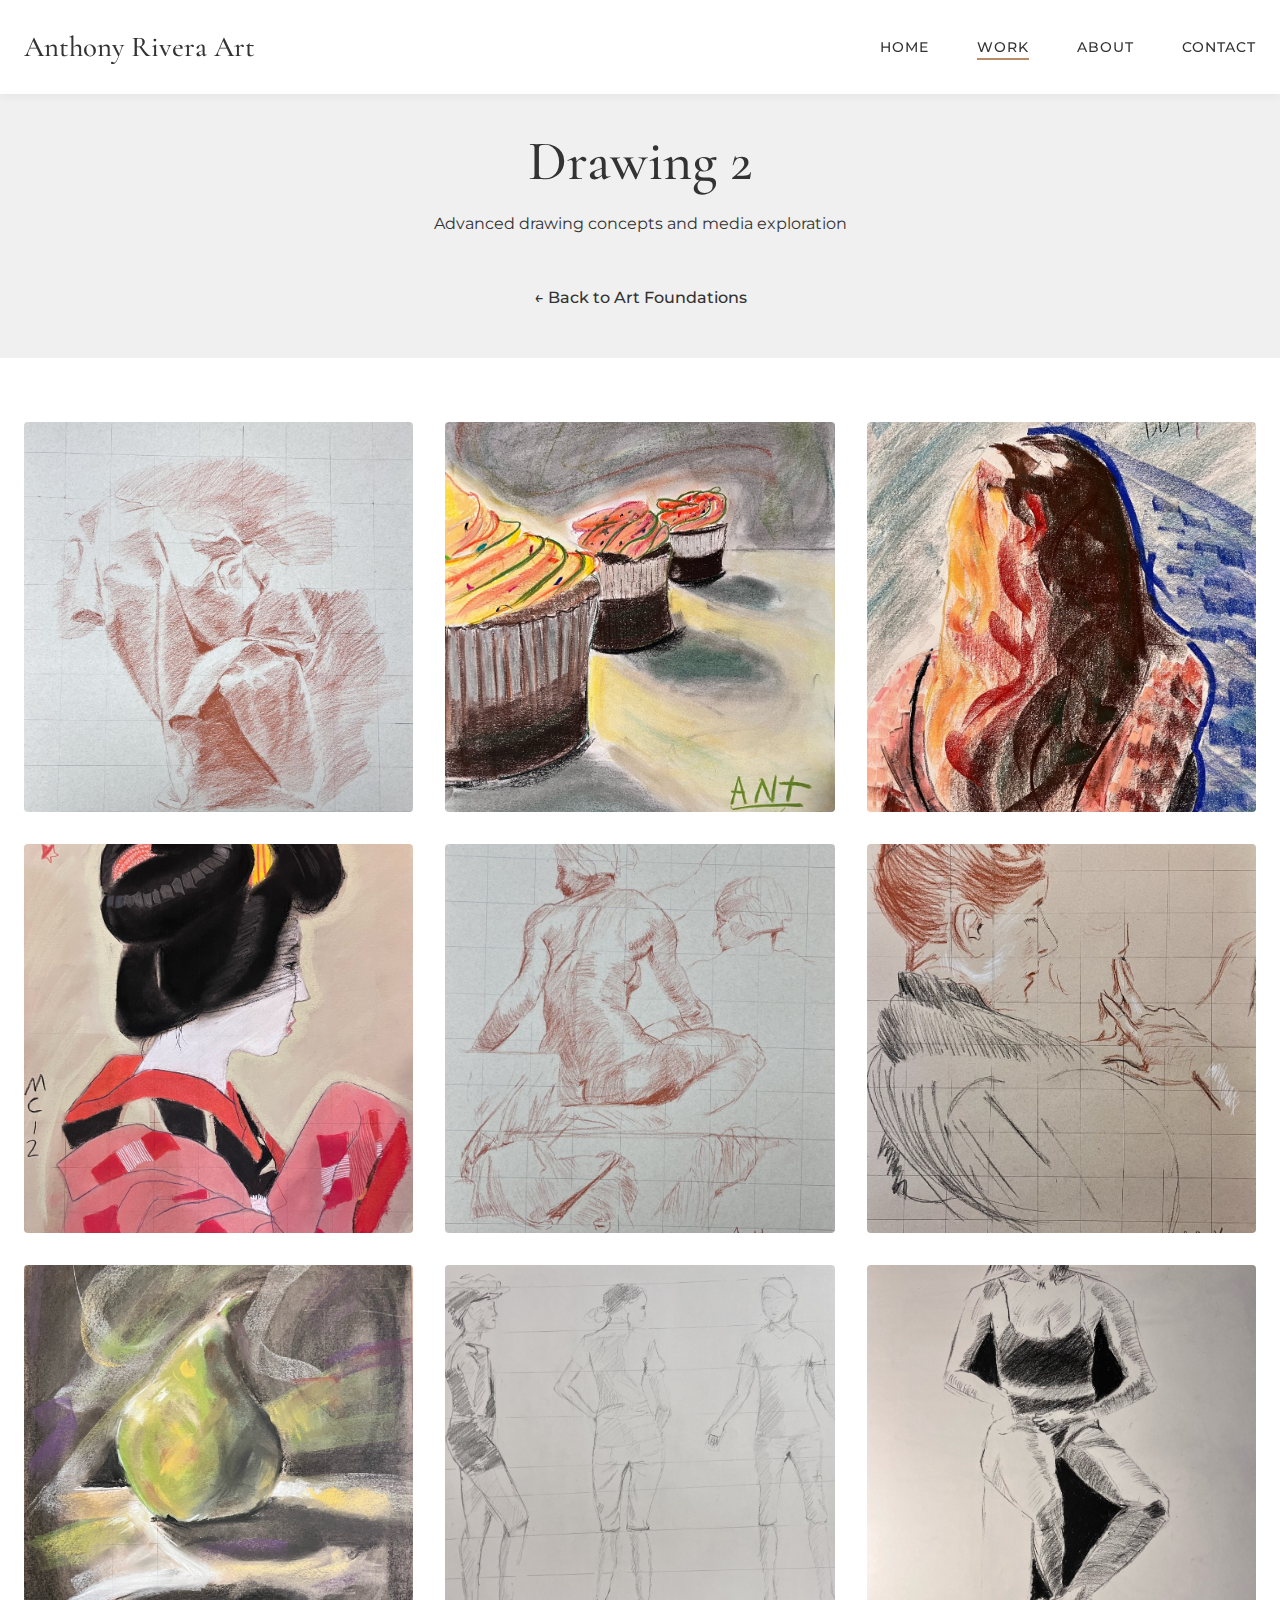
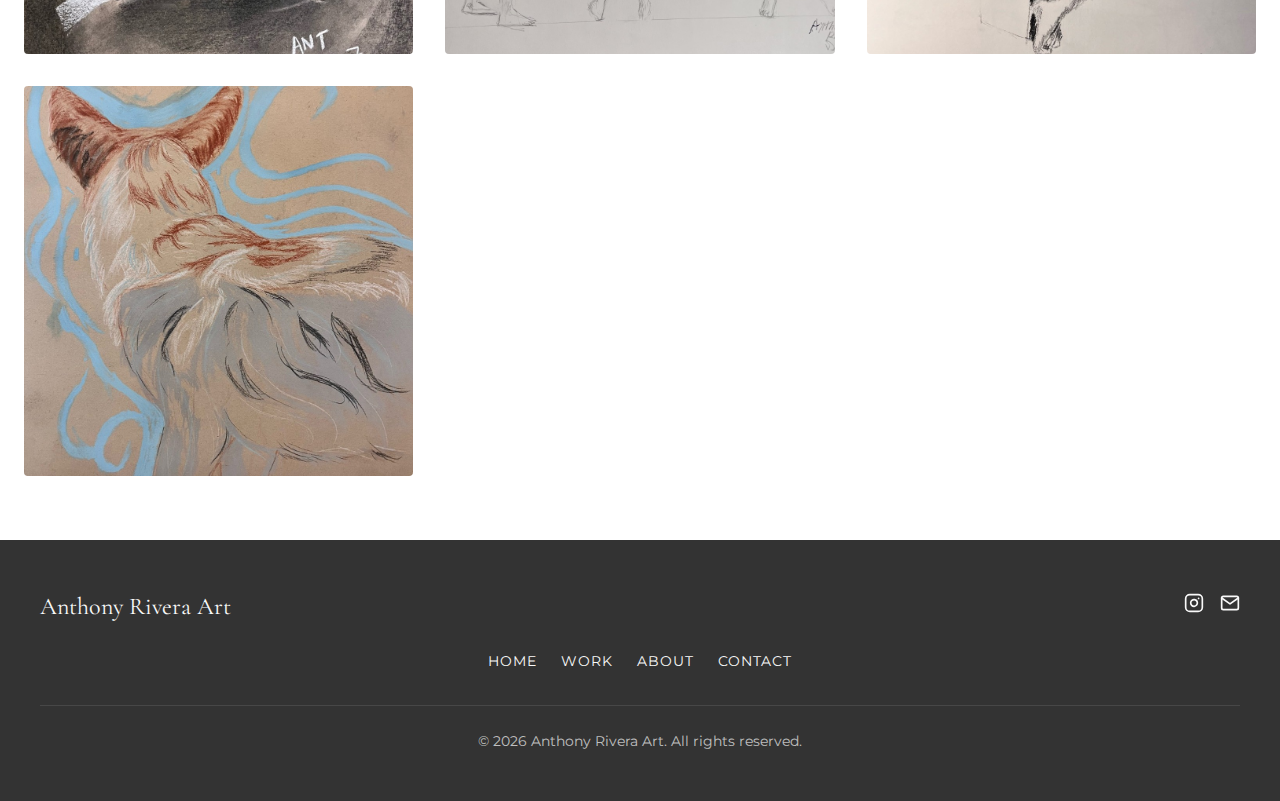
<file: art-foundations-drawing2.html>
<!DOCTYPE html>
<html lang="en">
<head>
    <meta charset="UTF-8">
    <meta name="viewport" content="width=device-width, initial-scale=1.0">
    <title>Drawing 2 - Anthony Rivera Art</title>
    <link rel="stylesheet" href="css/styles.css">
    <link rel="apple-touch-icon" sizes="180x180" href="icons/apple-touch-icon.png">
    <link rel="icon" type="image/png" sizes="32x32" href="icons/favicon-32x32.png">
    <link rel="icon" type="image/png" sizes="16x16" href="icons/favicon-16x16.png">
    <link rel="manifest" href="icons/site.webmanifest">
    <link rel="preconnect" href="https://fonts.googleapis.com">
    <link rel="preconnect" href="https://fonts.gstatic.com" crossorigin>
    <link href="https://fonts.googleapis.com/css2?family=Cormorant+Garamond:wght@300;400;500;600&family=Montserrat:wght@300;400;500;600&display=swap" rel="stylesheet">
</head>
<body>
    <header>
        <div class="logo">
            <a href="index.html">Anthony Rivera Art</a>
        </div>
        <nav>
            <ul>
                <li><a href="index.html#home" class="nav-link">Home</a></li>
                <li><a href="index.html#work" class="nav-link active">Work</a></li>
                <li><a href="index.html#about" class="nav-link">About</a></li>
                <li><a href="index.html#contact" class="nav-link">Contact</a></li>
            </ul>
        </nav>
        <div class="menu-toggle">
            <span></span>
            <span></span>
            <span></span>
        </div>
    </header>

    <main>
        <div class="subcategory-header">
            <h1>Drawing 2</h1>
            <p>Advanced drawing concepts and media exploration</p>
            <a href="art-foundations.html" class="back-to-work">← Back to Art Foundations</a>
        </div>
        
        <div class="gallery-container">
            <div class="gallery-grid">
                <div class="gallery-item">
                    <img src="images/Art Foundations/Drawing 2/Master Copy.jpg" alt="Master Copy" class="gallery-image">
                    <div class="gallery-overlay">
                        <h3>Master Copy</h3>
                    </div>
                </div>
                
                <div class="gallery-item">
                    <img src="images/Art Foundations/Drawing 2/Cupcakes.jpg" alt="Cupcakes" class="gallery-image">
                    <div class="gallery-overlay">
                        <h3>Cupcakes</h3>
                    </div>
                </div>
                
                <div class="gallery-item">
                    <img src="images/Art Foundations/Drawing 2/Figure Pastel.jpg" alt="Figure Pastel" class="gallery-image">
                    <div class="gallery-overlay">
                        <h3>Figure Pastel</h3>
                    </div>
                </div>
                
                <div class="gallery-item">
                    <img src="images/Art Foundations/Drawing 2/Master Copy 12.jpg" alt="Master Copy 12" class="gallery-image">
                    <div class="gallery-overlay">
                        <h3>Master Copy 12</h3>
                    </div>
                </div>
                
                <div class="gallery-item">
                    <img src="images/Art Foundations/Drawing 2/Master Copy 4.jpg" alt="Master Copy 4" class="gallery-image">
                    <div class="gallery-overlay">
                        <h3>Master Copy 4</h3>
                    </div>
                </div>
                
                <div class="gallery-item">
                    <img src="images/Art Foundations/Drawing 2/Master Copy 5.jpg" alt="Master Copy 5" class="gallery-image">
                    <div class="gallery-overlay">
                        <h3>Master Copy 5</h3>
                    </div>
                </div>
                
                <div class="gallery-item">
                    <img src="images/Art Foundations/Drawing 2/Master Copy 7.jpg" alt="Master Copy 7" class="gallery-image">
                    <div class="gallery-overlay">
                        <h3>Master Copy 7</h3>
                    </div>
                </div>
                
                <div class="gallery-item">
                    <img src="images/Art Foundations/Drawing 2/Proportions.jpg" alt="Proportions Study" class="gallery-image">
                    <div class="gallery-overlay">
                        <h3>Proportions Study</h3>
                    </div>
                </div>
                
                <div class="gallery-item">
                    <img src="images/Art Foundations/Drawing 2/Seated Figure.jpg" alt="Seated Figure" class="gallery-image">
                    <div class="gallery-overlay">
                        <h3>Seated Figure</h3>
                    </div>
                </div>
                
                <div class="gallery-item">
                    <img src="images/Art Foundations/Drawing 2/Wolf.jpg" alt="Wolf" class="gallery-image">
                    <div class="gallery-overlay">
                        <h3>Wolf</h3>
                    </div>
                </div>
            </div>
        </div>
    </main>

    <footer>
        <div class="footer-content">
            <div class="footer-top">
                <div class="footer-logo">Anthony Rivera Art</div>
                <div class="footer-social">
                    <a href="https://instagram.com/honeyantart" target="_blank" aria-label="Instagram">
                        <svg xmlns="http://www.w3.org/2000/svg" width="24" height="24" viewBox="0 0 24 24" fill="none" stroke="currentColor" stroke-width="2" stroke-linecap="round" stroke-linejoin="round" class="feather feather-instagram"><rect x="2" y="2" width="20" height="20" rx="5" ry="5"></rect><path d="M16 11.37A4 4 0 1 1 12.63 8 4 4 0 0 1 16 11.37z"></path><line x1="17.5" y1="6.5" x2="17.51" y2="6.5"></line></svg>
                    </a>
                    <a href="mailto:info@honeyantart.com" aria-label="Email">
                        <svg xmlns="http://www.w3.org/2000/svg" width="24" height="24" viewBox="0 0 24 24" fill="none" stroke="currentColor" stroke-width="2" stroke-linecap="round" stroke-linejoin="round" class="feather feather-mail"><path d="M4 4h16c1.1 0 2 .9 2 2v12c0 1.1-.9 2-2 2H4c-1.1 0-2-.9-2-2V6c0-1.1.9-2 2-2z"></path><polyline points="22,6 12,13 2,6"></polyline></svg>
                    </a>
                </div>
            </div>
            <div class="footer-nav">
                <a href="index.html#home">Home</a>
                <a href="index.html#work">Work</a>
                <a href="index.html#about">About</a>
                <a href="index.html#contact">Contact</a>
            </div>
            <div class="copyright">
                &copy; <span id="current-year"></span> Anthony Rivera Art. All rights reserved.
            </div>
        </div>
    </footer>

    <script src="js/main.js"></script>
    <script>
        // Set copyright year
        document.getElementById('current-year').textContent = new Date().getFullYear();
        
        // Initialize gallery
        initGallery();
    </script>
</body>
</html>
</file>
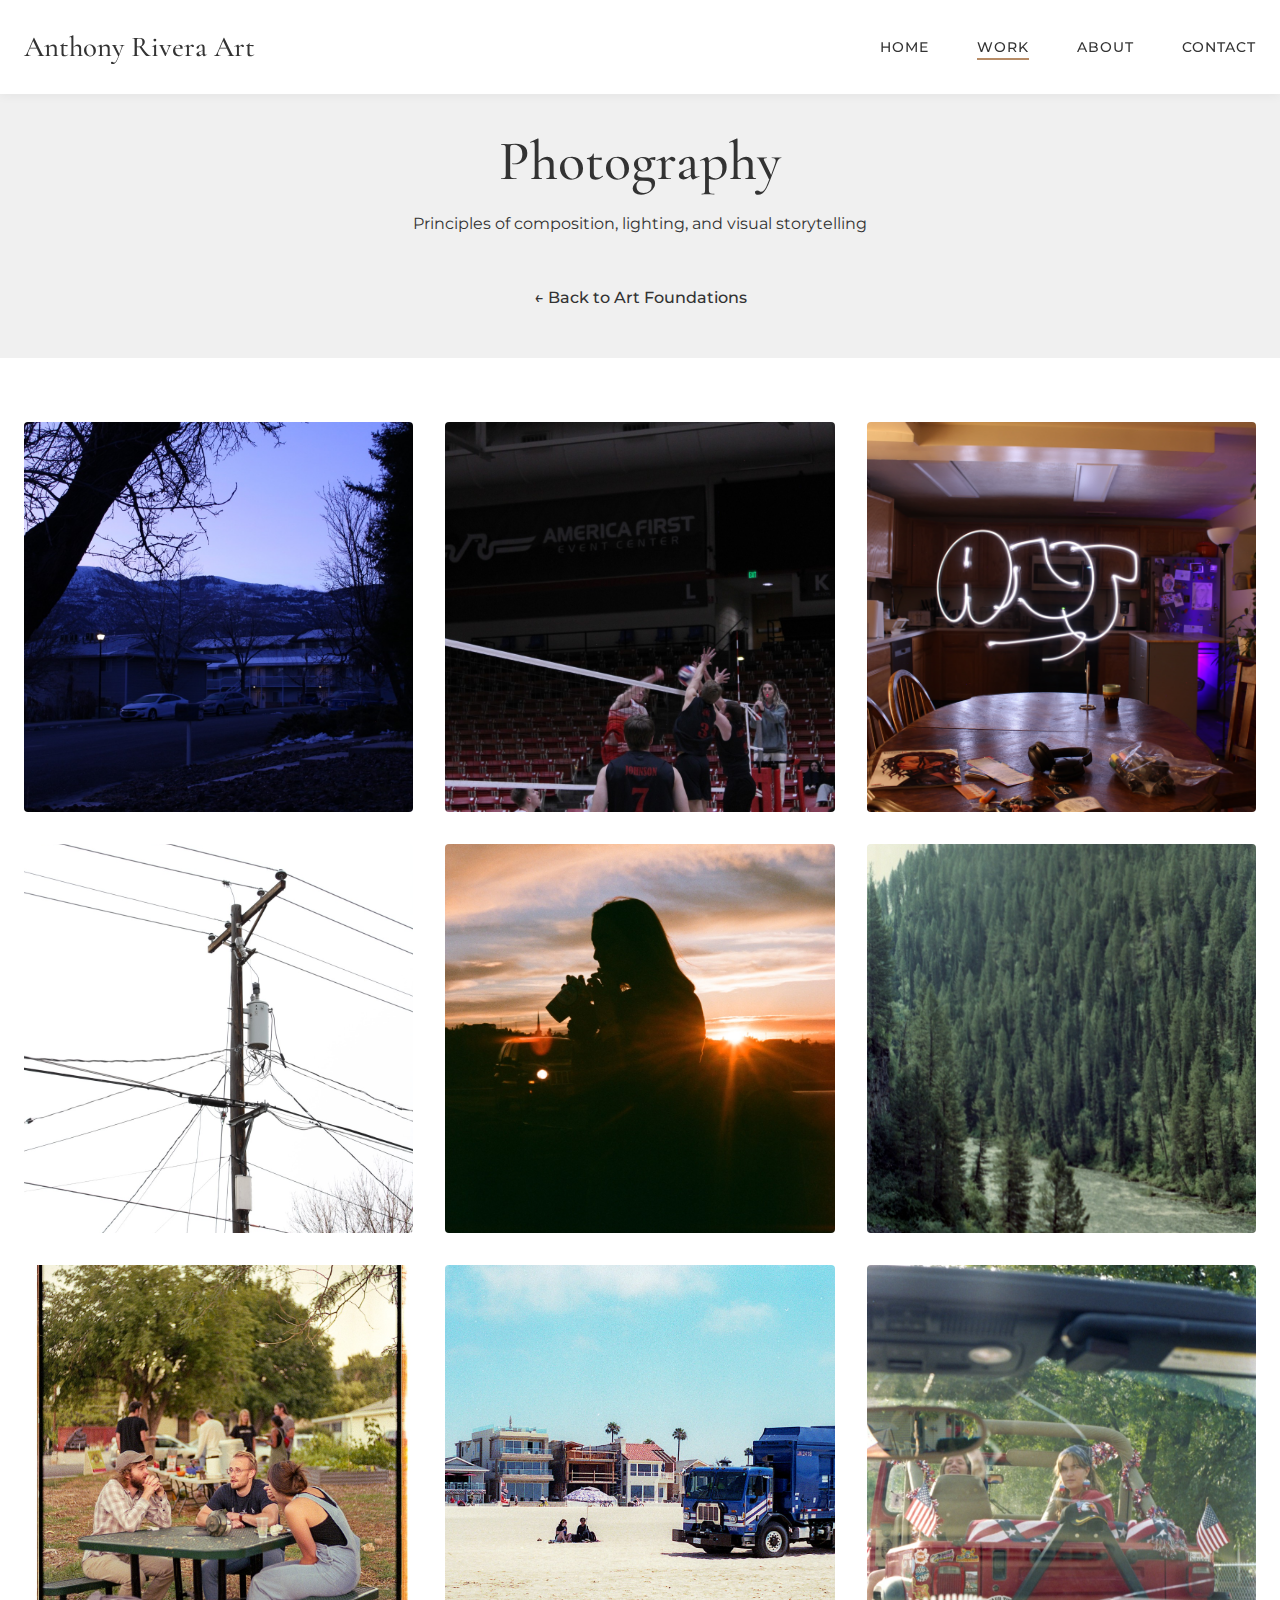
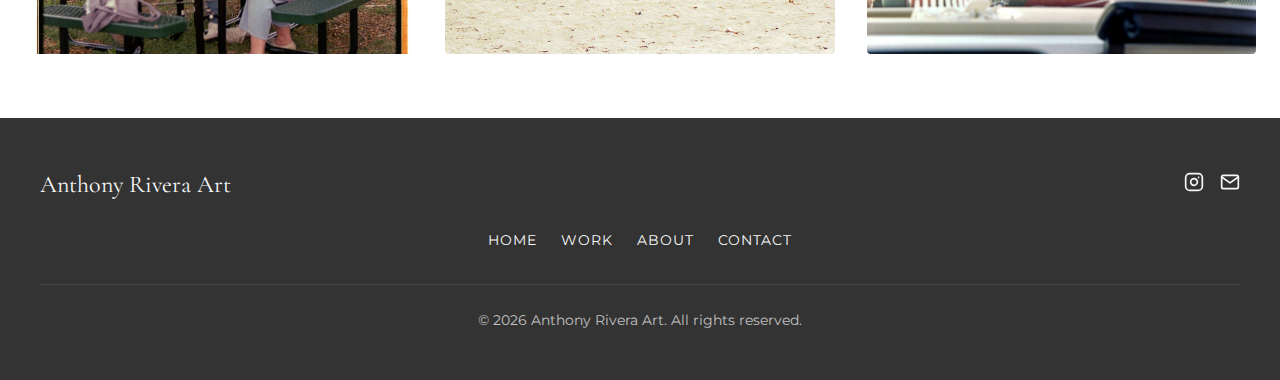
<file: art-foundations-photography.html>
<!DOCTYPE html>
<html lang="en">
<head>
    <meta charset="UTF-8">
    <meta name="viewport" content="width=device-width, initial-scale=1.0">
    <title>Photography - Anthony Rivera Art</title>
    <link rel="stylesheet" href="css/styles.css">
    <link rel="apple-touch-icon" sizes="180x180" href="icons/apple-touch-icon.png">
    <link rel="icon" type="image/png" sizes="32x32" href="icons/favicon-32x32.png">
    <link rel="icon" type="image/png" sizes="16x16" href="icons/favicon-16x16.png">
    <link rel="manifest" href="icons/site.webmanifest">
    <link rel="preconnect" href="https://fonts.googleapis.com">
    <link rel="preconnect" href="https://fonts.gstatic.com" crossorigin>
    <link href="https://fonts.googleapis.com/css2?family=Cormorant+Garamond:wght@300;400;500;600&family=Montserrat:wght@300;400;500;600&display=swap" rel="stylesheet">
</head>
<body>
    <header>
        <div class="logo">
            <a href="index.html">Anthony Rivera Art</a>
        </div>
        <nav>
            <ul>
                <li><a href="index.html#home" class="nav-link">Home</a></li>
                <li><a href="index.html#work" class="nav-link active">Work</a></li>
                <li><a href="index.html#about" class="nav-link">About</a></li>
                <li><a href="index.html#contact" class="nav-link">Contact</a></li>
            </ul>
        </nav>
        <div class="menu-toggle">
            <span></span>
            <span></span>
            <span></span>
        </div>
    </header>

    <main>
        <div class="subcategory-header">
            <h1>Photography</h1>
            <p>Principles of composition, lighting, and visual storytelling</p>
            <a href="art-foundations.html" class="back-to-work">← Back to Art Foundations</a>
        </div>
        
        <div class="gallery-container">
            <div class="gallery-grid">
                <div class="gallery-item">
                    <img src="images/Art Foundations/Photography/Rivera_Before_Sunrise.JPG" alt="Before Sunrise" class="gallery-image">
                    <div class="gallery-overlay">
                        <h3>Before Sunrise</h3>
                    </div>
                </div>
                
                <div class="gallery-item">
                    <img src="images/Art Foundations/Photography/Rivera_Fast_Shutter_01.JPG" alt="Fast Shutter Speed Study" class="gallery-image">
                    <div class="gallery-overlay">
                        <h3>Fast Shutter Speed Study</h3>
                    </div>
                </div>
                
                <div class="gallery-item">
                    <img src="images/Art Foundations/Photography/Rivera_Slow_Shutter_02.jpg" alt="Slow Shutter Speed Study" class="gallery-image">
                    <div class="gallery-overlay">
                        <h3>Slow Shutter Speed Study</h3>
                    </div>
                </div>
                
                <div class="gallery-item">
                    <img src="images/Art Foundations/Photography/Rivera_Line_2.JPG" alt="Line Study" class="gallery-image">
                    <div class="gallery-overlay">
                        <h3>Line Study</h3>
                    </div>
                </div>
                
                <div class="gallery-item">
                    <img src="images/Art Foundations/Photography/Beth.jpg" alt="Portrait Study" class="gallery-image">
                    <div class="gallery-overlay">
                        <h3>Portrait Study</h3>
                    </div>
                </div>
                
                <div class="gallery-item">
                    <img src="images/Art Foundations/Photography/ForestFilm.jpg" alt="Forest Film" class="gallery-image">
                    <div class="gallery-overlay">
                        <h3>Forest Film</h3>
                    </div>
                </div>
                
                <div class="gallery-item">
                    <img src="images/Art Foundations/Photography/GardenClub.jpg" alt="Garden Club" class="gallery-image">
                    <div class="gallery-overlay">
                        <h3>Garden Club</h3>
                    </div>
                </div>
                
                <div class="gallery-item">
                    <img src="images/Art Foundations/Photography/Le beach.jpg" alt="Beach Study" class="gallery-image">
                    <div class="gallery-overlay">
                        <h3>Beach Study</h3>
                    </div>
                </div>
                
                <div class="gallery-item">
                    <img src="images/Art Foundations/Photography/the4th.jpg" alt="Fourth of July" class="gallery-image">
                    <div class="gallery-overlay">
                        <h3>Fourth of July</h3>
                    </div>
                </div>
            </div>
        </div>
    </main>

    <footer>
        <div class="footer-content">
            <div class="footer-top">
                <div class="footer-logo">Anthony Rivera Art</div>
                <div class="footer-social">
                    <a href="https://instagram.com/honeyantart" target="_blank" aria-label="Instagram">
                        <svg xmlns="http://www.w3.org/2000/svg" width="24" height="24" viewBox="0 0 24 24" fill="none" stroke="currentColor" stroke-width="2" stroke-linecap="round" stroke-linejoin="round" class="feather feather-instagram"><rect x="2" y="2" width="20" height="20" rx="5" ry="5"></rect><path d="M16 11.37A4 4 0 1 1 12.63 8 4 4 0 0 1 16 11.37z"></path><line x1="17.5" y1="6.5" x2="17.51" y2="6.5"></line></svg>
                    </a>
                    <a href="mailto:info@honeyantart.com" aria-label="Email">
                        <svg xmlns="http://www.w3.org/2000/svg" width="24" height="24" viewBox="0 0 24 24" fill="none" stroke="currentColor" stroke-width="2" stroke-linecap="round" stroke-linejoin="round" class="feather feather-mail"><path d="M4 4h16c1.1 0 2 .9 2 2v12c0 1.1-.9 2-2 2H4c-1.1 0-2-.9-2-2V6c0-1.1.9-2 2-2z"></path><polyline points="22,6 12,13 2,6"></polyline></svg>
                    </a>
                </div>
            </div>
            <div class="footer-nav">
                <a href="index.html#home">Home</a>
                <a href="index.html#work">Work</a>
                <a href="index.html#about">About</a>
                <a href="index.html#contact">Contact</a>
            </div>
            <div class="copyright">
                &copy; <span id="current-year"></span> Anthony Rivera Art. All rights reserved.
            </div>
        </div>
    </footer>

    <script src="js/main.js"></script>
    <script>
        // Set copyright year
        document.getElementById('current-year').textContent = new Date().getFullYear();
        
        // Initialize gallery
        initGallery();
    </script>
</body>
</html>
</file>
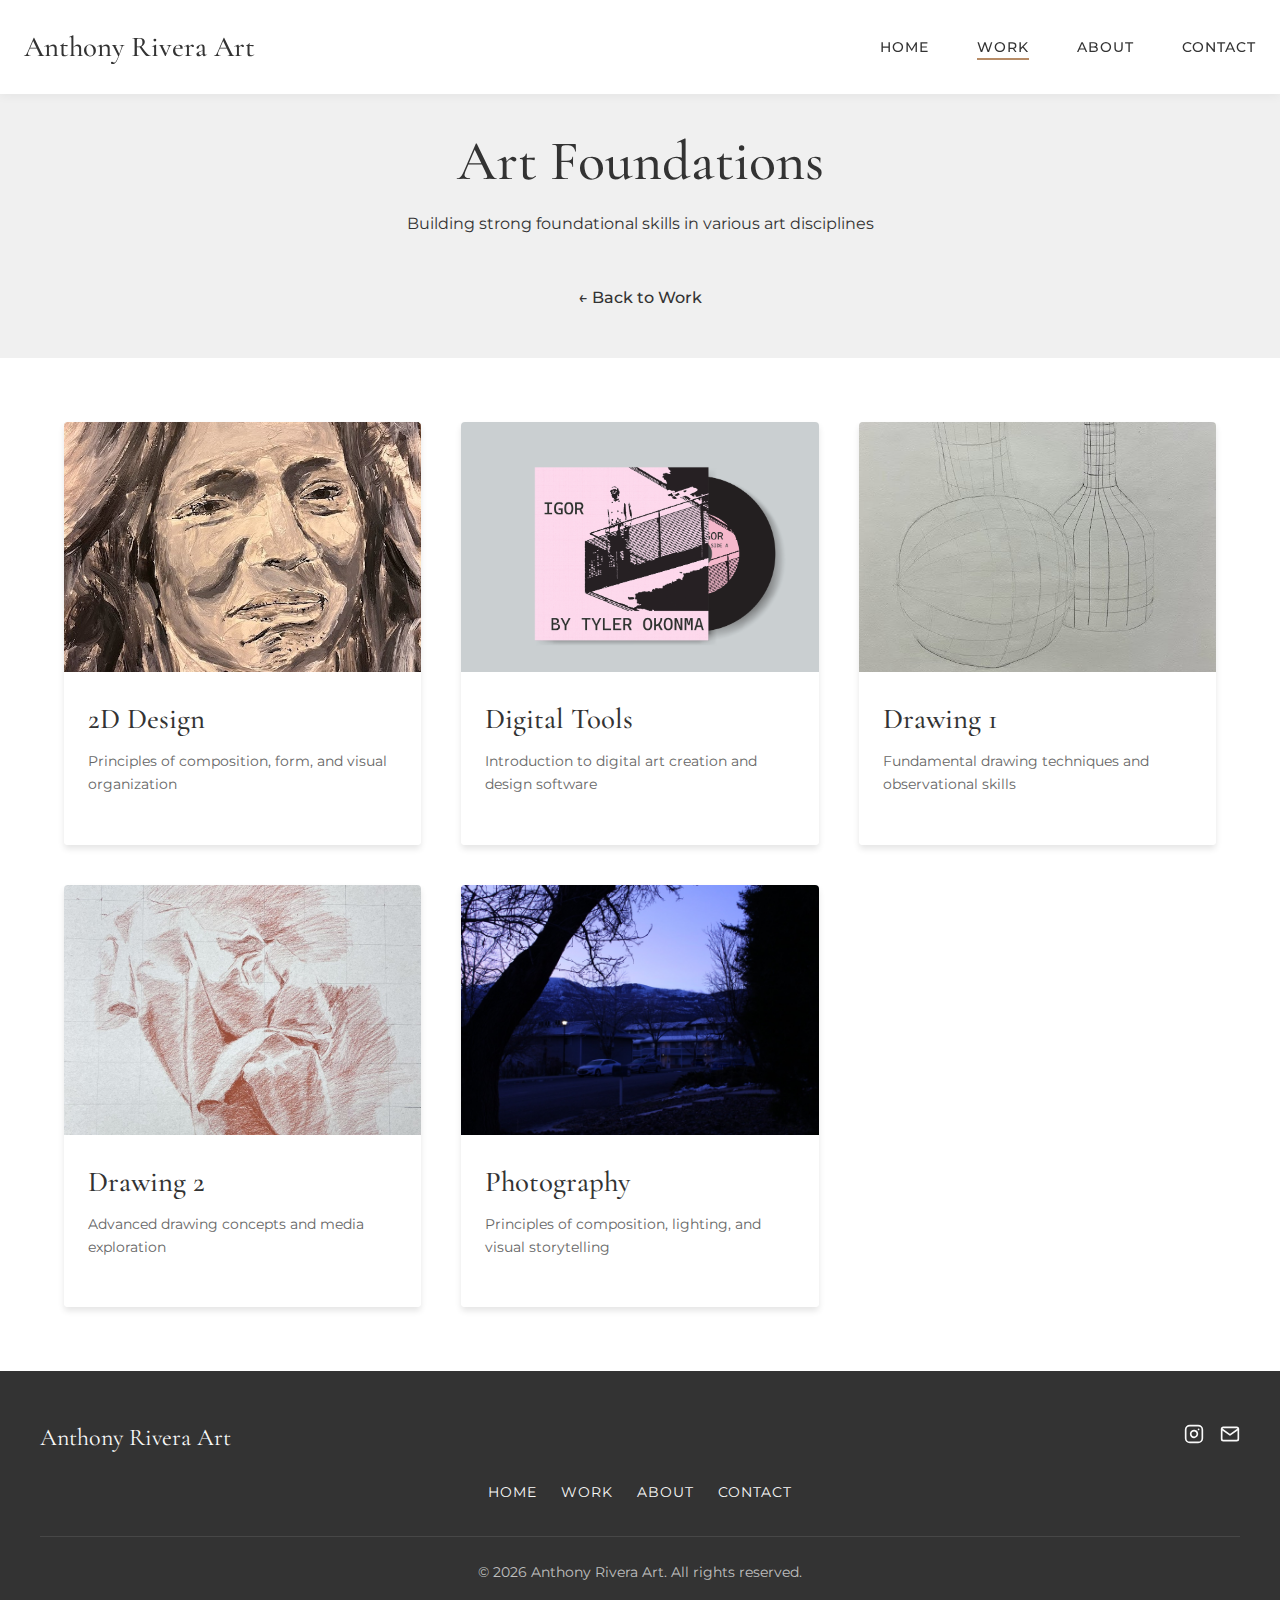
<file: art-foundations.html>
<!DOCTYPE html>
<html lang="en">
<head>
    <meta charset="UTF-8">
    <meta name="viewport" content="width=device-width, initial-scale=1.0">
    <title>Art Foundations - Anthony Rivera Art</title>
    <link rel="stylesheet" href="css/styles.css">
    <link rel="apple-touch-icon" sizes="180x180" href="icons/apple-touch-icon.png">
    <link rel="icon" type="image/png" sizes="32x32" href="icons/favicon-32x32.png">
    <link rel="icon" type="image/png" sizes="16x16" href="icons/favicon-16x16.png">
    <link rel="manifest" href="icons/site.webmanifest">
    <link rel="preconnect" href="https://fonts.googleapis.com">
    <link rel="preconnect" href="https://fonts.gstatic.com" crossorigin>
    <link href="https://fonts.googleapis.com/css2?family=Cormorant+Garamond:wght@300;400;500;600&family=Montserrat:wght@300;400;500;600&display=swap" rel="stylesheet">
</head>
<body>
    <header>
        <div class="logo">
            <a href="index.html">Anthony Rivera Art</a>
        </div>
        <nav>
            <ul>
                <li><a href="index.html#home" class="nav-link">Home</a></li>
                <li><a href="index.html#work" class="nav-link active">Work</a></li>
                <li><a href="index.html#about" class="nav-link">About</a></li>
                <li><a href="index.html#contact" class="nav-link">Contact</a></li>
            </ul>
        </nav>
        <div class="menu-toggle">
            <span></span>
            <span></span>
            <span></span>
        </div>
    </header>

    <main>
        <div class="subcategory-header">
            <h1>Art Foundations</h1>
            <p>Building strong foundational skills in various art disciplines</p>
            <a href="index.html#work" class="back-to-work">← Back to Work</a>
        </div>
        
        <div class="subcategory-grid">
            <a href="art-foundations-2d-design.html" class="subcategory-card">
                <div class="subcategory-image">
                    <img src="images/Art Foundations/2D Design/mono-port.jpg" alt="2D Design">
                </div>
                <div class="subcategory-info">
                    <h3>2D Design</h3>
                    <p>Principles of composition, form, and visual organization</p>
                </div>
            </a>
            
            <a href="art-foundations-digital-tools.html" class="subcategory-card">
                <div class="subcategory-image">
                    <img src="images/Art Foundations/Digital Tools/Album-Cover.png" alt="Digital Tools">
                </div>
                <div class="subcategory-info">
                    <h3>Digital Tools</h3>
                    <p>Introduction to digital art creation and design software</p>
                </div>
            </a>
            
            <a href="art-foundations-drawing1.html" class="subcategory-card">
                <div class="subcategory-image">
                    <img src="images/Art Foundations/Drawing 1/Contour-Lines.jpg" alt="Drawing 1">
                </div>
                <div class="subcategory-info">
                    <h3>Drawing 1</h3>
                    <p>Fundamental drawing techniques and observational skills</p>
                </div>
            </a>
            
            <a href="art-foundations-drawing2.html" class="subcategory-card">
                <div class="subcategory-image">
                    <img src="images/Art Foundations/Drawing 2/Master Copy.jpg" alt="Drawing 2">
                </div>
                <div class="subcategory-info">
                    <h3>Drawing 2</h3>
                    <p>Advanced drawing concepts and media exploration</p>
                </div>
            </a>
            
            <a href="art-foundations-photography.html" class="subcategory-card">
                <div class="subcategory-image">
                    <img src="images/Art Foundations/Photography/Rivera_Before_Sunrise.JPG" alt="Photography">
                </div>
                <div class="subcategory-info">
                    <h3>Photography</h3>
                    <p>Principles of composition, lighting, and visual storytelling</p>
                </div>
            </a>
        </div>
    </main>

    <footer>
        <div class="footer-content">
            <div class="footer-top">
                <div class="footer-logo">Anthony Rivera Art</div>
                <div class="footer-social">
                    <a href="https://instagram.com/anthonyriveraart" target="_blank" aria-label="Instagram">
                        <svg xmlns="http://www.w3.org/2000/svg" width="24" height="24" viewBox="0 0 24 24" fill="none" stroke="currentColor" stroke-width="2" stroke-linecap="round" stroke-linejoin="round" class="feather feather-instagram"><rect x="2" y="2" width="20" height="20" rx="5" ry="5"></rect><path d="M16 11.37A4 4 0 1 1 12.63 8 4 4 0 0 1 16 11.37z"></path><line x1="17.5" y1="6.5" x2="17.51" y2="6.5"></line></svg>
                    </a>
                    <a href="mailto:info@anthonyriveraart.com" aria-label="Email">
                        <svg xmlns="http://www.w3.org/2000/svg" width="24" height="24" viewBox="0 0 24 24" fill="none" stroke="currentColor" stroke-width="2" stroke-linecap="round" stroke-linejoin="round" class="feather feather-mail"><path d="M4 4h16c1.1 0 2 .9 2 2v12c0 1.1-.9 2-2 2H4c-1.1 0-2-.9-2-2V6c0-1.1.9-2 2-2z"></path><polyline points="22,6 12,13 2,6"></polyline></svg>
                    </a>
                </div>
            </div>
            <div class="footer-nav">
                <a href="index.html#home">Home</a>
                <a href="index.html#work">Work</a>
                <a href="index.html#about">About</a>
                <a href="index.html#contact">Contact</a>
            </div>
            <div class="copyright">
                &copy; <span id="current-year"></span> Anthony Rivera Art. All rights reserved.
            </div>
        </div>
    </footer>

    <script src="js/main.js"></script>
    <script>
        // Set copyright year
        document.getElementById('current-year').textContent = new Date().getFullYear();
    </script>
</body>
</html>
</file>
<file: css/styles.css>
/* Base Styles */
:root {
    --primary-color: #333333;
    --secondary-color: #f0f0f0;
    --accent-color: #b78c67;
    --text-color: #333333;
    --light-text: #f9f9f9;
    --border-color: #e0e0e0;
    --font-heading: 'Cormorant Garamond', serif;
    --font-body: 'Montserrat', sans-serif;
    --transition: all 0.3s ease;
    --shadow: 0 4px 6px rgba(0, 0, 0, 0.1);
}

* {
    margin: 0;
    padding: 0;
    box-sizing: border-box;
}

html {
    scroll-behavior: smooth;
}

body {
    font-family: var(--font-body);
    font-size: 16px;
    line-height: 1.6;
    color: var(--text-color);
    background-color: #ffffff;
}

h1, h2, h3, h4, h5, h6 {
    font-family: var(--font-heading);
    font-weight: 500;
    margin-bottom: 1rem;
}

h1 {
    font-size: 3.5rem;
    line-height: 1.2;
}

h2 {
    font-size: 2.5rem;
    margin-bottom: 1.5rem;
}

h3 {
    font-size: 1.8rem;
    margin-bottom: 1rem;
}

p {
    margin-bottom: 1.5rem;
}

a {
    color: var(--primary-color);
    text-decoration: none;
    transition: var(--transition);
}

a:hover {
    color: var(--accent-color);
}

ul {
    list-style: none;
    padding-left: 1.5rem;
}

li {
    margin-bottom: 0.5rem;
}

button, .btn {
    background-color: var(--primary-color);
    color: var(--light-text);
    border: none;
    padding: 0.8rem 1.5rem;
    font-family: var(--font-body);
    font-size: 0.9rem;
    cursor: pointer;
    transition: var(--transition);
    letter-spacing: 0.5px;
}

button:hover, .btn:hover {
    background-color: var(--accent-color);
}

img {
    max-width: 100%;
    height: auto;
    display: block;
}

.section {
    padding: 4rem 1.5rem;
    min-height: 100vh;
    display: flex;
    flex-direction: column;
    justify-content: center;
}

.section-header {
    text-align: center;
    max-width: 800px;
    margin: 0 auto 2rem auto;
}

@media (max-width: 768px) {
    h1 {
        font-size: 2.5rem;
    }
    
    h2 {
        font-size: 2rem;
    }
    
    h3 {
        font-size: 1.5rem;
    }
    
    .section {
        padding: 3rem 1rem;
    }
}

/* Header & Navigation */
header {
    position: fixed;
    top: 0;
    left: 0;
    width: 100%;
    z-index: 1000;
    display: flex;
    justify-content: space-between;
    align-items: center;
    padding: 1.5rem;
    background-color: rgba(255, 255, 255, 0.95);
    backdrop-filter: blur(5px);
    box-shadow: 0 2px 10px rgba(0, 0, 0, 0.05);
    transition: var(--transition);
}

header.scrolled {
    padding: 1rem 1.5rem;
}

.logo a {
    font-family: var(--font-heading);
    font-size: 1.8rem;
    font-weight: 500;
    color: var(--primary-color);
}

nav ul {
    display: flex;
    padding: 0;
}

nav ul li {
    margin: 0 1.5rem;
}

nav ul li:last-child {
    margin-right: 0;
}

.nav-link {
    font-size: 0.9rem;
    text-transform: uppercase;
    letter-spacing: 1px;
    font-weight: 500;
    position: relative;
}

.nav-link::after {
    content: '';
    position: absolute;
    left: 0;
    bottom: -4px;
    width: 0;
    height: 2px;
    background-color: var(--accent-color);
    transition: var(--transition);
}

.nav-link:hover::after, .nav-link.active::after {
    width: 100%;
}

.menu-toggle {
    display: none;
    flex-direction: column;
    cursor: pointer;
}

.menu-toggle span {
    width: 25px;
    height: 2px;
    background-color: var(--primary-color);
    margin: 3px 0;
    transition: var(--transition);
}

@media (max-width: 768px) {
    .menu-toggle {
        display: flex;
    }
    
    nav {
        position: absolute;
        top: 100%;
        left: 0;
        width: 100%;
        background-color: rgba(255, 255, 255, 0.98);
        padding: 1rem 0;
        clip-path: polygon(0 0, 100% 0, 100% 0, 0 0);
        transition: var(--transition);
        box-shadow: 0 5px 10px rgba(0, 0, 0, 0.05);
    }
    
    nav.open {
        clip-path: polygon(0 0, 100% 0, 100% 100%, 0 100%);
    }
    
    nav ul {
        flex-direction: column;
        align-items: center;
    }
    
    nav ul li {
        margin: 1rem 0;
    }
}

/* Home Section */
#home {
    position: relative;
    padding-top: 6rem;
}

.hero-slider {
    position: relative;
    height: 70vh;
    min-height: 500px;
    margin-bottom: 3rem;
    overflow: hidden;
}

.slides {
    height: 100%;
    width: 100%;
    position: relative;
}

.slide {
    position: absolute;
    top: 0;
    left: 0;
    width: 100%;
    height: 100%;
    opacity: 0;
    transition: opacity 1s ease;
    background-position: center;
    background-size: cover;
    background-repeat: no-repeat;
}

.slide.active {
    opacity: 1;
}

.slider-nav {
    position: absolute;
    bottom: 2rem;
    left: 50%;
    transform: translateX(-50%);
    display: flex;
    align-items: center;
    z-index: 10;
}

.prev-slide, .next-slide {
    background-color: rgba(255, 255, 255, 0.6);
    color: var(--primary-color);
    font-size: 1.5rem;
    width: 40px;
    height: 40px;
    display: flex;
    align-items: center;
    justify-content: center;
    padding: 0;
    border-radius: 50%;
}

.prev-slide:hover, .next-slide:hover {
    background-color: white;
}

.slide-dots {
    display: flex;
    margin: 0 1rem;
}

.slide-dot {
    width: 12px;
    height: 12px;
    border-radius: 50%;
    background-color: rgba(255, 255, 255, 0.6);
    margin: 0 0.5rem;
    cursor: pointer;
    transition: var(--transition);
}

.slide-dot.active, .slide-dot:hover {
    background-color: white;
}

.home-content {
    max-width: 1200px;
    margin: 0 auto;
    text-align: center;
}

.artist-statement {
    max-width: 800px;
    margin: 0 auto 3rem auto;
    font-size: 1.2rem;
    line-height: 1.8;
}

.preview-sections {
    display: grid;
    grid-template-columns: repeat(auto-fit, minmax(300px, 1fr));
    gap: 2rem;
    margin-top: 2rem;
}

.preview-box {
    padding: 2rem;
    background-color: var(--secondary-color);
    border-radius: 4px;
    transition: var(--transition);
}

.preview-box:hover {
    transform: translateY(-5px);
    box-shadow: var(--shadow);
}

.preview-link {
    display: inline-block;
    margin-top: 1rem;
    font-weight: 500;
    border-bottom: 2px solid var(--accent-color);
}

/* Work Section */
.category-grid {
    display: grid;
    grid-template-columns: repeat(auto-fit, minmax(350px, 1fr));
    gap: 2rem;
    max-width: 1200px;
    margin: 0 auto;
}

@media (max-width: 768px) {
    .category-grid {
        grid-template-columns: 1fr;
    }
}

.category-card {
    position: relative;
    overflow: hidden;
    border-radius: 4px;
    box-shadow: var(--shadow);
    transition: var(--transition);
}

.category-card:hover {
    transform: translateY(-5px);
    box-shadow: 0 8px 15px rgba(0, 0, 0, 0.15);
}

.category-slider {
    height: 250px;
    position: relative;
    overflow: hidden;
}

.category-slider .slide {
    position: absolute;
    top: 0;
    left: 0;
    width: 100%;
    height: 100%;
    opacity: 0;
    transition: opacity 1s ease;
    background-position: center;
    background-size: cover;
}

.category-slider .slide.active {
    opacity: 1;
}

.category-info {
    padding: 1rem;
    background-color: white;
}

.category-info h3 {
    margin-bottom: 0.3rem;
}

.category-info p {
    margin-bottom: 0.5rem;
    font-size: 0.9rem;
    color: #666;
}

.view-category {
    font-weight: 500;
    font-size: 0.9rem;
    display: inline-block;
    border-bottom: 2px solid var(--accent-color);
}

/* About Section */
.about-content {
    display: grid;
    grid-template-columns: 1fr 2fr;
    gap: 4rem;
    max-width: 1200px;
    margin: 0 auto;
}

.about-image {
    display: flex;
    align-items: center;
    justify-content: center;
}

.profile-image-placeholder {
    width: 100%;
    aspect-ratio: 3/4;
    background-color: var(--secondary-color);
    border-radius: 4px;
}

.about-text h3 {
    margin-top: 2.5rem;
    margin-bottom: 1rem;
}

.about-text h3:first-child {
    margin-top: 0;
}

@media (max-width: 768px) {
    .about-content {
        grid-template-columns: 1fr;
        gap: 2rem;
    }
    
    .profile-image-placeholder {
        max-width: 300px;
        margin: 0 auto;
    }
}

/* Contact Section */
.contact-content {
    display: grid;
    grid-template-columns: 1fr 1fr;
    gap: 4rem;
    max-width: 1200px;
    margin: 0 auto;
}

.contact-info h3 {
    margin-bottom: 1.5rem;
}

.contact-info p {
    margin-bottom: 1rem;
}

.contact-hours {
    margin-top: 2.5rem;
    padding: 2rem;
    background-color: var(--secondary-color);
    border-radius: 4px;
}

.contact-hours h4 {
    margin-bottom: 0.5rem;
}

.contact-form {
    display: flex;
    flex-direction: column;
}

.form-group {
    margin-bottom: 1.5rem;
}

label {
    display: block;
    margin-bottom: 0.5rem;
    font-weight: 500;
}

input, textarea {
    width: 100%;
    padding: 0.8rem;
    font-family: var(--font-body);
    border: 1px solid var(--border-color);
    border-radius: 4px;
    transition: var(--transition);
}

input:focus, textarea:focus {
    outline: none;
    border-color: var(--accent-color);
}

.submit-btn {
    align-self: flex-start;
}

@media (max-width: 768px) {
    .contact-content {
        grid-template-columns: 1fr;
        gap: 3rem;
    }
}

/* Footer */
footer {
    background-color: var(--primary-color);
    color: var(--light-text);
    padding: 3rem 1.5rem;
}

.footer-content {
    max-width: 1200px;
    margin: 0 auto;
}

.footer-top {
    display: flex;
    justify-content: space-between;
    align-items: center;
    width: 100%;
    margin-bottom: 1.5rem;
}

.footer-logo {
    font-family: var(--font-heading);
    font-size: 1.5rem;
}

.footer-nav {
    display: flex;
    gap: 1.5rem;
    justify-content: center;
    width: 100%;
    margin: 1rem 0;
}

.footer-nav a {
    color: var(--light-text);
    font-size: 0.9rem;
    text-transform: uppercase;
    letter-spacing: 1px;
}

.footer-nav a:hover {
    color: var(--accent-color);
}

.footer-social {
    display: flex;
    gap: 1rem;
}

.footer-social a {
    color: var(--light-text);
}

.footer-social svg {
    width: 20px;
    height: 20px;
}

.copyright {
    text-align: center;
    margin-top: 2rem;
    padding-top: 1.5rem;
    border-top: 1px solid rgba(255, 255, 255, 0.1);
    font-size: 0.9rem;
    color: rgba(255, 255, 255, 0.7);
    max-width: 1200px;
    margin-left: auto;
    margin-right: auto;
}

@media (max-width: 768px) {
    .footer-top {
        flex-direction: column;
        gap: 1.5rem;
    }
}

/* Category Pages */
.subcategory-header {
    padding: 8rem 1.5rem 3rem 1.5rem;
    text-align: center;
    background-color: var(--secondary-color);
}

.subcategory-header h1 {
    margin-bottom: 1rem;
}

.back-to-work {
    display: inline-block;
    margin-top: 1.5rem;
    font-weight: 500;
}

.subcategory-grid {
    padding: 4rem 1.5rem;
    max-width: 1200px;
    margin: 0 auto;
    display: grid;
    grid-template-columns: repeat(auto-fit, minmax(300px, 1fr));
    gap: 2.5rem;
}

.subcategory-card {
    overflow: hidden;
    border-radius: 4px;
    box-shadow: var(--shadow);
    transition: var(--transition);
    height: 100%;
}

.subcategory-card:hover {
    transform: translateY(-5px);
    box-shadow: 0 8px 15px rgba(0, 0, 0, 0.15);
}

.subcategory-image {
    height: 250px;
    overflow: hidden;
}

.subcategory-image img {
    width: 100%;
    height: 100%;
    object-fit: cover;
    transition: transform 0.5s ease;
}

.subcategory-card:hover .subcategory-image img {
    transform: scale(1.05);
}

.subcategory-info {
    padding: 1.5rem;
    background-color: white;
}

.subcategory-info h3 {
    margin-bottom: 0.5rem;
}

.subcategory-info p {
    font-size: 0.9rem;
    color: #666;
}

/* Gallery */
.gallery-container {
    padding: 4rem 1.5rem;
    max-width: 1400px;
    margin: 0 auto;
}

.gallery-grid {
    display: grid;
    grid-template-columns: repeat(auto-fill, minmax(300px, 1fr));
    gap: 2rem;
}

.gallery-item {
    position: relative;
    overflow: hidden;
    border-radius: 4px;
    aspect-ratio: 1/1;
    cursor: pointer;
}

.gallery-image {
    width: 100%;
    height: 100%;
    object-fit: cover;
    transition: transform 0.5s ease;
}

.gallery-item:hover .gallery-image {
    transform: scale(1.05);
}

.gallery-overlay {
    position: absolute;
    bottom: 0;
    left: 0;
    width: 100%;
    padding: 1rem;
    background: linear-gradient(to top, rgba(0,0,0,0.8), transparent);
    color: white;
    opacity: 0;
    transition: opacity 0.3s ease;
}

.gallery-item:hover .gallery-overlay {
    opacity: 1;
}

.lightbox {
    position: fixed;
    top: 0;
    left: 0;
    width: 100%;
    height: 100%;
    background-color: rgba(0,0,0,0.9);
    z-index: 2000;
    display: flex;
    align-items: center;
    justify-content: center;
    opacity: 0;
    pointer-events: none;
    transition: opacity 0.3s ease;
}

.lightbox.active {
    opacity: 1;
    pointer-events: auto;
}

.lightbox-content {
    position: relative;
    max-width: 90%;
    max-height: 90%;
}

.lightbox-image {
    max-width: 100%;
    max-height: 90vh;
}

.lightbox-close {
    position: absolute;
    top: -40px;
    right: 0;
    color: white;
    font-size: 2rem;
    cursor: pointer;
}

.lightbox-caption {
    position: absolute;
    bottom: -40px;
    left: 0;
    width: 100%;
    color: white;
    text-align: center;
}

/* Responsive Gallery */
@media (max-width: 768px) {
    .gallery-grid {
        grid-template-columns: repeat(auto-fill, minmax(250px, 1fr));
    }
}

@media (max-width: 480px) {
    .gallery-grid {
        grid-template-columns: repeat(auto-fill, minmax(180px, 1fr));
    }
}

/* Animations */
@keyframes fadeIn {
    from { opacity: 0; }
    to { opacity: 1; }
}

.fade-in {
    animation: fadeIn 1s ease forwards;
}

@keyframes slideUp {
    from { transform: translateY(50px); opacity: 0; }
    to { transform: translateY(0); opacity: 1; }
}

.slide-up {
    animation: slideUp 0.8s ease forwards;
}
/* Lightbox Navigation */
.lightbox-content {
    position: relative;
    max-width: 90%;
    max-height: 90%;
    display: flex;
    align-items: center;
}

.lightbox-nav {
    position: absolute;
    color: white;
    font-size: 3rem;
    cursor: pointer;
    padding: 0 15px;
    transition: all 0.3s ease;
    background-color: rgba(0, 0, 0, 0.3);
    border-radius: 50%;
    width: 50px;
    height: 50px;
    display: flex;
    align-items: center;
    justify-content: center;
    z-index: 2001;
}

.lightbox-nav:hover {
    background-color: rgba(0, 0, 0, 0.6);
}

.lightbox-prev {
    left: -75px;
}

.lightbox-next {
    right: -75px;
}

@media (max-width: 768px) {
    .lightbox-nav {
        width: 40px;
        height: 40px;
        font-size: 2rem;
    }
    
    .lightbox-prev {
        left: -50px;
    }
    
    .lightbox-next {
        right: -50px;
    }
}

/* Portfolio Carousel */
.portfolio-carousel {
    position: relative;
    margin: 4rem 0;
    overflow: hidden;
    width: 100%;
}

.carousel-container {
    display: flex;
    transition: transform 0.6s ease;
    margin: 0 -10px;
}

.carousel-item {
    position: relative;
    min-width: calc(25% - 20px);
    height: 400px;
    margin: 0 10px;
    overflow: hidden;
    cursor: pointer;
    border-radius: 4px;
    box-shadow: var(--shadow);
    transition: all 0.3s ease;
}

.carousel-item:hover {
    transform: translateY(-5px);
}

.carousel-item img {
    width: 100%;
    height: 100%;
    object-fit: cover;
    transition: transform 0.5s ease;
}

.carousel-item:hover img {
    transform: scale(1.05);
}

.carousel-overlay {
    position: absolute;
    bottom: 0;
    left: 0;
    width: 100%;
    padding: 1.5rem;
    background: linear-gradient(to top, rgba(0,0,0,0.8), transparent);
    color: white;
    opacity: 0;
    transition: opacity 0.3s ease;
}

.carousel-item:hover .carousel-overlay {
    opacity: 1;
}

.carousel-nav {
    position: absolute;
    width: 100%;
    top: 50%;
    transform: translateY(-50%);
    display: flex;
    justify-content: space-between;
    padding: 0 1.5rem;
    z-index: 10;
    pointer-events: none;
}

.carousel-prev, .carousel-next {
    background-color: rgba(255, 255, 255, 0.8);
    color: var(--primary-color);
    width: 50px;
    height: 50px;
    border-radius: 50%;
    display: flex;
    align-items: center;
    justify-content: center;
    cursor: pointer;
    font-size: 1.5rem;
    box-shadow: 0 2px 10px rgba(0, 0, 0, 0.1);
    transition: var(--transition);
    pointer-events: auto;
}

.carousel-prev:hover, .carousel-next:hover {
    background-color: white;
    transform: scale(1.1);
}

@media (max-width: 1200px) {
    .carousel-item {
        min-width: calc(33.333% - 20px);
    }
}

@media (max-width: 992px) {
    .carousel-item {
        min-width: calc(50% - 20px);
    }
}

@media (max-width: 576px) {
    .carousel-item {
        min-width: calc(100% - 20px);
    }
}

/* Additional spacing for home section */
#home {
    padding-top: 8rem !important;
}

.home-content {
    padding-top: 2rem;
    margin-bottom: 1rem;
}
/* Additional Work section spacing */
#work {
    padding-top: 2rem;
    padding-bottom: 6rem;
}

/* Profile image styling */
.profile-image {
    width: 100%;
    border-radius: 4px;
    box-shadow: var(--shadow);
}\n/* Responsive Images */\npicture {\n    display: block;\n    width: 100%;\n}
</file>
